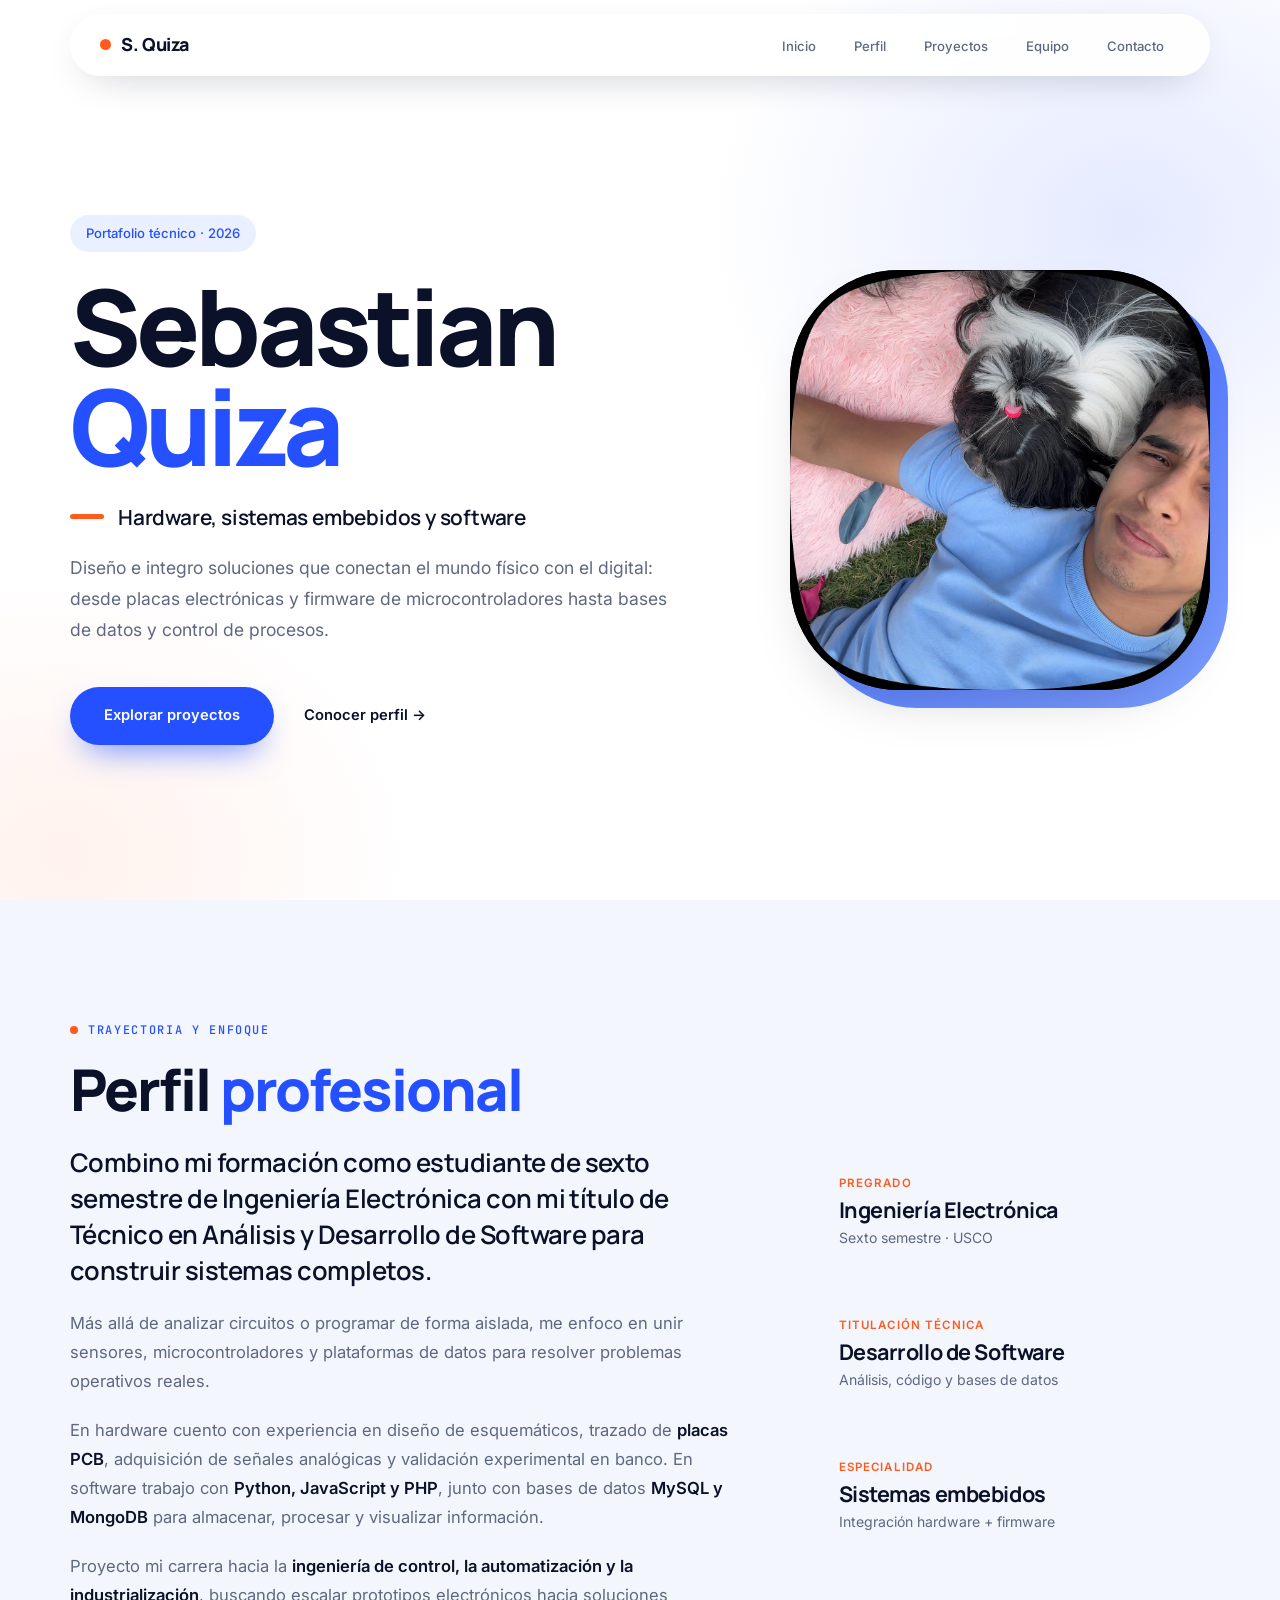
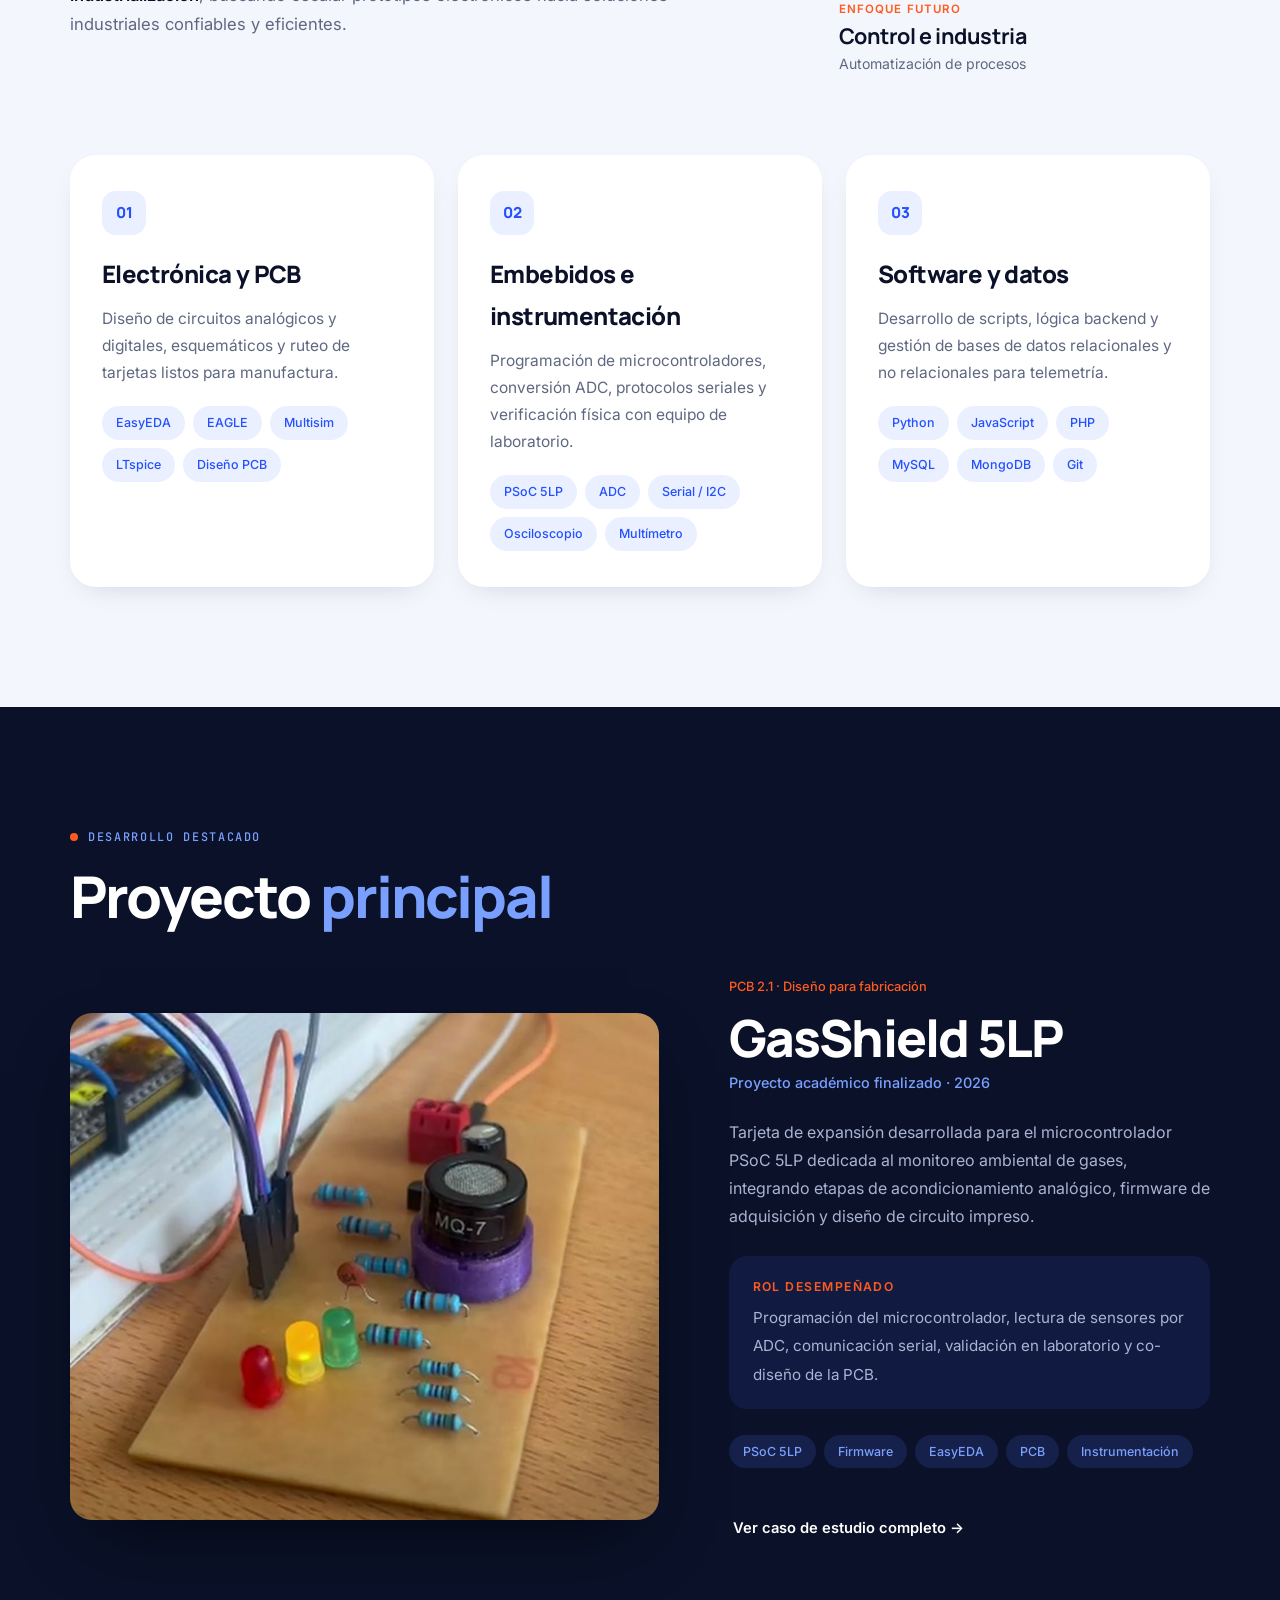
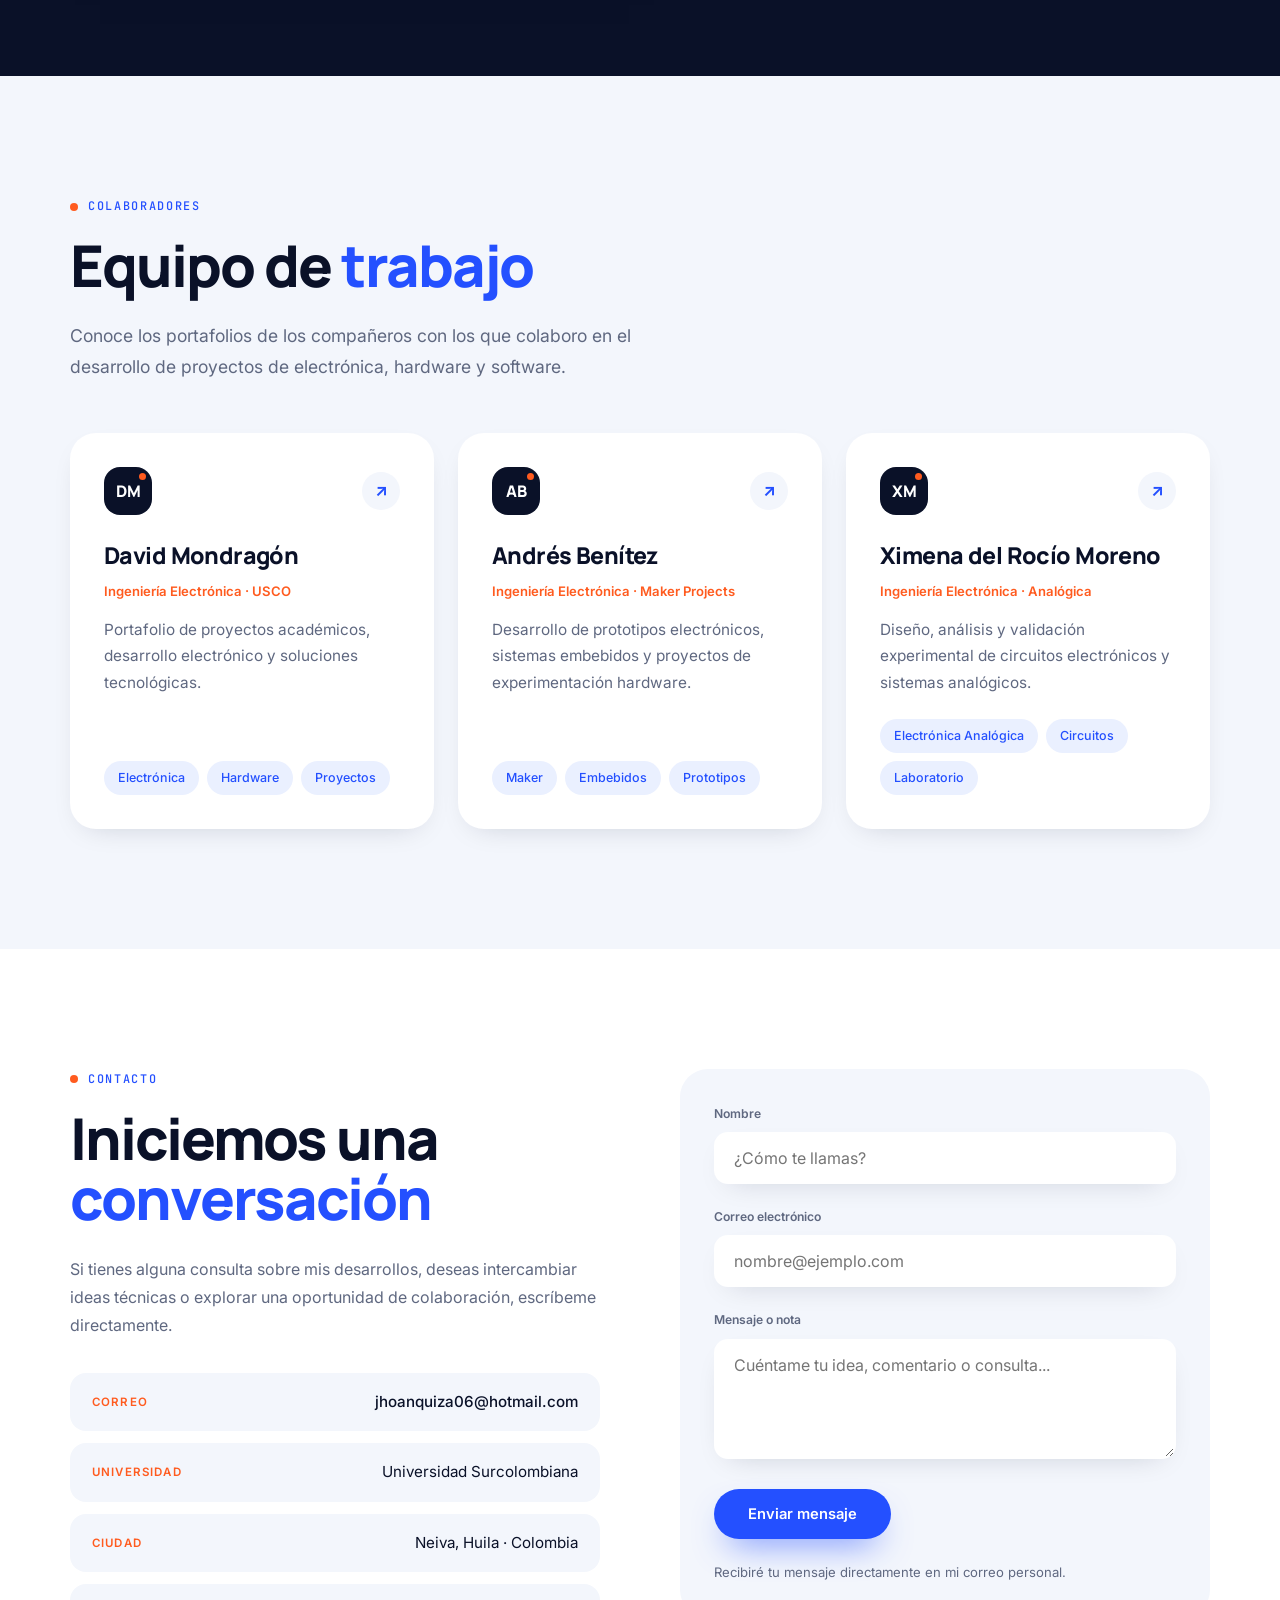
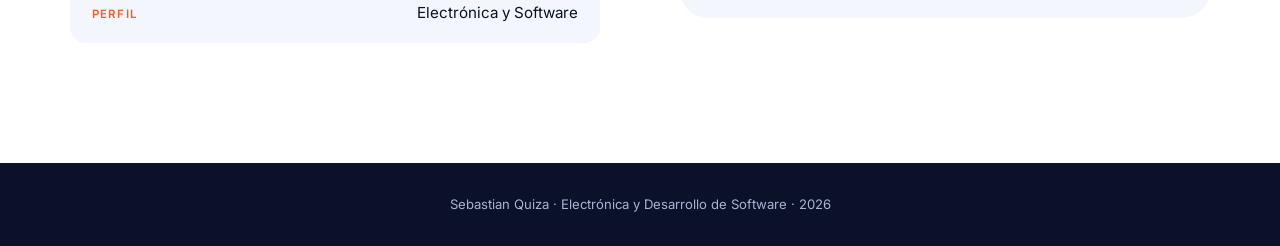
<file: index.html>
<!DOCTYPE html>
<html lang="es">
<head>
<meta charset="UTF-8">
<meta name="viewport" content="width=device-width, initial-scale=1.0">
<title>Sebastian Quiza | Electrónica y Software</title>
<meta name="description" content="Portafolio de Sebastian Quiza: ingeniería electrónica, sistemas embebidos, desarrollo de software y control.">
<link rel="icon" type="image/svg+xml" href="data:image/svg+xml,%3Csvg xmlns='http://www.w3.org/2000/svg' viewBox='0 0 64 64'%3E%3Crect width='64' height='64' rx='18' fill='%230a1128'/%3E%3Ccircle cx='50' cy='16' r='6' fill='%23ff5b1f'/%3E%3Ctext x='12' y='43' font-family='system-ui,sans-serif' font-weight='800' font-size='26' fill='%23ffffff'%3ES%3C/text%3E%3Ctext x='30' y='43' font-family='system-ui,sans-serif' font-weight='800' font-size='26' fill='%237aa0ff'%3EQ%3C/text%3E%3C/svg%3E">
<link rel="preconnect" href="https://fonts.googleapis.com">
<link rel="preconnect" href="https://fonts.gstatic.com" crossorigin>
<link href="https://fonts.googleapis.com/css2?family=Manrope:wght@500;600;700;800&family=Inter:wght@300;400;500&family=JetBrains+Mono:wght@400;500&display=swap" rel="stylesheet">
<link rel="stylesheet" href="styles.css?v=2">
</head>
<body>

<header class="nav">
  <div class="wrap">
    <a class="brand" href="#inicio">S. Quiza</a>
    <ul>
      <li><a href="#inicio">Inicio</a></li>
      <li><a href="#perfil">Perfil</a></li>
      <li><a href="#proyectos">Proyectos</a></li>
      <li><a href="#equipo">Equipo</a></li>
      <li><a href="#contacto">Contacto</a></li>
    </ul>
  </div>
</header>

<main>
<!-- ================= INICIO ================= -->
<section id="inicio">
  <div class="wrap hero">
    <div class="rv">
      <span class="eyebrow">Portafolio técnico · 2026</span>
      <h1>Sebastian <em>Quiza</em></h1>
      <div class="role">Hardware, sistemas embebidos y software</div>
      <p class="lead">Diseño e integro soluciones que conectan el mundo físico con el digital: desde placas electrónicas y firmware de microcontroladores hasta bases de datos y control de procesos.</p>
      <div class="actions">
        <a class="btn" href="#proyectos">Explorar proyectos</a>
        <a class="link" href="#perfil">Conocer perfil →</a>
      </div>
    </div>

    <div class="portrait rv">
      <figure class="frame">
        <div class="ph"><b>Fotografía</b>fotos/selfie1.jpeg</div>
        <img src="fotos/selfie1.jpeg" alt="Retrato de Sebastian Quiza" onerror="this.remove()">
      </figure>
    </div>
  </div>
</section>

<!-- ================= PERFIL Y STACK ================= -->
<section id="perfil" class="alt">
  <div class="wrap">
    <span class="label rv">Trayectoria y enfoque</span>
    <h2 class="h2 rv">Perfil <em>profesional</em></h2>

    <div class="about">
      <div class="text rv">
        <p>Combino mi formación como estudiante de sexto semestre de Ingeniería Electrónica con mi título de <strong>Técnico en Análisis y Desarrollo de Software</strong> para construir sistemas completos.</p>
        <p>Más allá de analizar circuitos o programar de forma aislada, me enfoco en unir sensores, microcontroladores y plataformas de datos para resolver problemas operativos reales.</p>
        <p>En hardware cuento con experiencia en diseño de esquemáticos, trazado de <strong>placas PCB</strong>, adquisición de señales analógicas y validación experimental en banco. En software trabajo con <strong>Python, JavaScript y PHP</strong>, junto con bases de datos <strong>MySQL y MongoDB</strong> para almacenar, procesar y visualizar información.</p>
        <p>Proyecto mi carrera hacia la <strong>ingeniería de control, la automatización y la industrialización</strong>, buscando escalar prototipos electrónicos hacia soluciones industriales confiables y eficientes.</p>
      </div>

      <aside class="facts rv">
        <div class="fact"><small>Pregrado</small><h4>Ingeniería Electrónica</h4><span>Sexto semestre · USCO</span></div>
        <div class="fact"><small>Titulación técnica</small><h4>Desarrollo de Software</h4><span>Análisis, código y bases de datos</span></div>
        <div class="fact"><small>Especialidad</small><h4>Sistemas embebidos</h4><span>Integración hardware + firmware</span></div>
        <div class="fact"><small>Enfoque futuro</small><h4>Control e industria</h4><span>Automatización de procesos</span></div>
      </aside>
    </div>

    <div class="skills">
      <div class="skill rv">
        <div class="num">01</div>
        <h3>Electrónica y PCB</h3>
        <p>Diseño de circuitos analógicos y digitales, esquemáticos y ruteo de tarjetas listos para manufactura.</p>
        <div class="tags"><span>EasyEDA</span><span>EAGLE</span><span>Multisim</span><span>LTspice</span><span>Diseño PCB</span></div>
      </div>
      <div class="skill rv">
        <div class="num">02</div>
        <h3>Embebidos e instrumentación</h3>
        <p>Programación de microcontroladores, conversión ADC, protocolos seriales y verificación física con equipo de laboratorio.</p>
        <div class="tags"><span>PSoC 5LP</span><span>ADC</span><span>Serial / I2C</span><span>Osciloscopio</span><span>Multímetro</span></div>
      </div>
      <div class="skill rv">
        <div class="num">03</div>
        <h3>Software y datos</h3>
        <p>Desarrollo de scripts, lógica backend y gestión de bases de datos relacionales y no relacionales para telemetría.</p>
        <div class="tags"><span>Python</span><span>JavaScript</span><span>PHP</span><span>MySQL</span><span>MongoDB</span><span>Git</span></div>
      </div>
    </div>
  </div>
</section>

<!-- ================= PROYECTOS ================= -->
<section id="proyectos" class="dark">
  <div class="wrap">
    <span class="label rv">Desarrollo destacado</span>
    <h2 class="h2 rv">Proyecto <em>principal</em></h2>

    <article class="project rv">
      <figure class="frame foto-pcb">
        <div class="ph"><b>Imagen del proyecto</b>fotos/pcb-final.jpg</div>
        <img src="fotos/pcb-final.jpg" alt="Prototipo de GasShield 5LP con sensor MQ-7, indicadores LED y resistencias sobre la placa" onerror="this.remove()">
      </figure>
      <div>
        <div class="meta">PCB 2.1 · Diseño para fabricación</div>
        <h3>GasShield 5LP</h3>
        <div class="state">Proyecto académico finalizado · 2026</div>
        <p>Tarjeta de expansión desarrollada para el microcontrolador PSoC 5LP dedicada al monitoreo ambiental de gases, integrando etapas de acondicionamiento analógico, firmware de adquisición y diseño de circuito impreso.</p>
        <div class="part">
          <strong>Rol desempeñado</strong>
          <span>Programación del microcontrolador, lectura de sensores por ADC, comunicación serial, validación en laboratorio y co-diseño de la PCB.</span>
        </div>
        <div class="tags"><span>PSoC 5LP</span><span>Firmware</span><span>EasyEDA</span><span>PCB</span><span>Instrumentación</span></div>
        <a class="link" href="Gasshield.html">Ver caso de estudio completo →</a>
      </div>
    </article>
  </div>
</section>

<!-- ================= EQUIPO DE TRABAJO ================= -->
<section id="equipo" class="alt">
  <div class="wrap">
    <span class="label rv">Colaboradores</span>
    <h2 class="h2 rv">Equipo de <em>trabajo</em></h2>
    <p class="lead rv">Conoce los portafolios de los compañeros con los que colaboro en el desarrollo de proyectos de electrónica, hardware y software.</p>

    <div class="peers-grid">
      <!-- TARJETA 1: David Mondragón -->
      <a class="peer-card rv" href="https://mondraaa.github.io/PORTAFOLIO/" target="_blank" rel="noopener">
        <div class="peer-top">
          <div class="peer-avatar">DM</div>
          <span class="peer-ext" aria-hidden="true">↗</span>
        </div>
        <h3>David Mondragón</h3>
        <div class="peer-role">Ingeniería Electrónica · USCO</div>
        <p>Portafolio de proyectos académicos, desarrollo electrónico y soluciones tecnológicas.</p>
        <div class="tags"><span>Electrónica</span><span>Hardware</span><span>Proyectos</span></div>
      </a>

      <!-- TARJETA 2: Andrés Benítez -->
      <a class="peer-card rv" href="https://nostec-dev.github.io/maker-projects/?v=5" target="_blank" rel="noopener">
        <div class="peer-top">
          <div class="peer-avatar">AB</div>
          <span class="peer-ext" aria-hidden="true">↗</span>
        </div>
        <h3>Andrés Benítez</h3>
        <div class="peer-role">Ingeniería Electrónica · Maker Projects</div>
        <p>Desarrollo de prototipos electrónicos, sistemas embebidos y proyectos de experimentación hardware.</p>
        <div class="tags"><span>Maker</span><span>Embebidos</span><span>Prototipos</span></div>
      </a>

      <!-- TARJETA 3: Ximena del Rocío Moreno -->
      <a class="peer-card rv" href="https://ximenamoreno24.github.io/portafolio-analogica/" target="_blank" rel="noopener">
        <div class="peer-top">
          <div class="peer-avatar">XM</div>
          <span class="peer-ext" aria-hidden="true">↗</span>
        </div>
        <h3>Ximena del Rocío Moreno</h3>
        <div class="peer-role">Ingeniería Electrónica · Analógica</div>
        <p>Diseño, análisis y validación experimental de circuitos electrónicos y sistemas analógicos.</p>
        <div class="tags"><span>Electrónica Analógica</span><span>Circuitos</span><span>Laboratorio</span></div>
      </a>
    </div>
  </div>
</section>

<!-- ================= CONTACTO ================= -->
<section id="contacto">
  <div class="wrap contact">
    <div class="rv">
      <span class="label">Contacto</span>
      <h2 class="h2">Iniciemos una <em>conversación</em></h2>
      <p class="intro">Si tienes alguna consulta sobre mis desarrollos, deseas intercambiar ideas técnicas o explorar una oportunidad de colaboración, escríbeme directamente.</p>
      <div class="info">
        <div><small>Correo</small><a href="mailto:jhoanquiza06@hotmail.com">jhoanquiza06@hotmail.com</a></div>
        <div><small>Universidad</small><span>Universidad Surcolombiana</span></div>
        <div><small>Ciudad</small><span>Neiva, Huila · Colombia</span></div>
        <div><small>Perfil</small><span>Electrónica y Software</span></div>
      </div>
    </div>

    <form id="form" class="rv" action="https://formsubmit.co/jhoanquiza06@hotmail.com" method="POST">
      <input type="hidden" name="_subject" value="Nuevo mensaje desde tu portafolio">
      <input type="hidden" name="_captcha" value="false">
      <input type="hidden" name="_template" value="table">
      <input type="text" name="_honey" style="display:none">

      <div><label for="nombre">Nombre</label><input id="nombre" name="Nombre" placeholder="¿Cómo te llamas?" required></div>
      <div><label for="correo">Correo electrónico</label><input id="correo" name="Correo" type="email" placeholder="nombre@ejemplo.com" required></div>
      <div><label for="mensaje">Mensaje o nota</label><textarea id="mensaje" name="Mensaje" placeholder="Cuéntame tu idea, comentario o consulta..." required></textarea></div>
      <div><button id="btn-enviar" class="btn" type="submit">Enviar mensaje</button></div>
      <p id="form-status" class="note">Recibiré tu mensaje directamente en mi correo personal.</p>
    </form>
  </div>
</section>
</main>

<footer>Sebastian Quiza · Electrónica y Desarrollo de Software · 2026</footer>

<script>
  const io = new IntersectionObserver(es => {
    es.forEach(e => { if(e.isIntersecting){ e.target.classList.add("in"); io.unobserve(e.target); } });
  }, { threshold: .1 });
  document.querySelectorAll(".rv").forEach(n => io.observe(n));

  const form = document.getElementById("form");
  const btn = document.getElementById("btn-enviar");
  const statusMsg = document.getElementById("form-status");

  form.addEventListener("submit", async e => {
    e.preventDefault();
    btn.disabled = true;
    btn.textContent = "Enviando...";
    statusMsg.textContent = "Enviando tu nota...";
    statusMsg.style.color = "var(--muted)";

    try {
      const res = await fetch("https://formsubmit.co/ajax/jhoanquiza06@hotmail.com", {
        method: "POST",
        headers: { "Accept": "application/json" },
        body: new FormData(form)
      });

      if (res.ok) {
        form.reset();
        statusMsg.textContent = "¡Listo! Tu mensaje fue enviado correctamente.";
        statusMsg.style.color = "#12b76a";
      } else {
        throw new Error("Error en el envío");
      }
    } catch (err) {
      statusMsg.textContent = "No se pudo enviar en este momento. Escríbeme a jhoanquiza06@hotmail.com.";
      statusMsg.style.color = "#f04438";
    } finally {
      btn.disabled = false;
      btn.textContent = "Enviar mensaje";
    }
  });
</script>
</body>
</html>
</file>
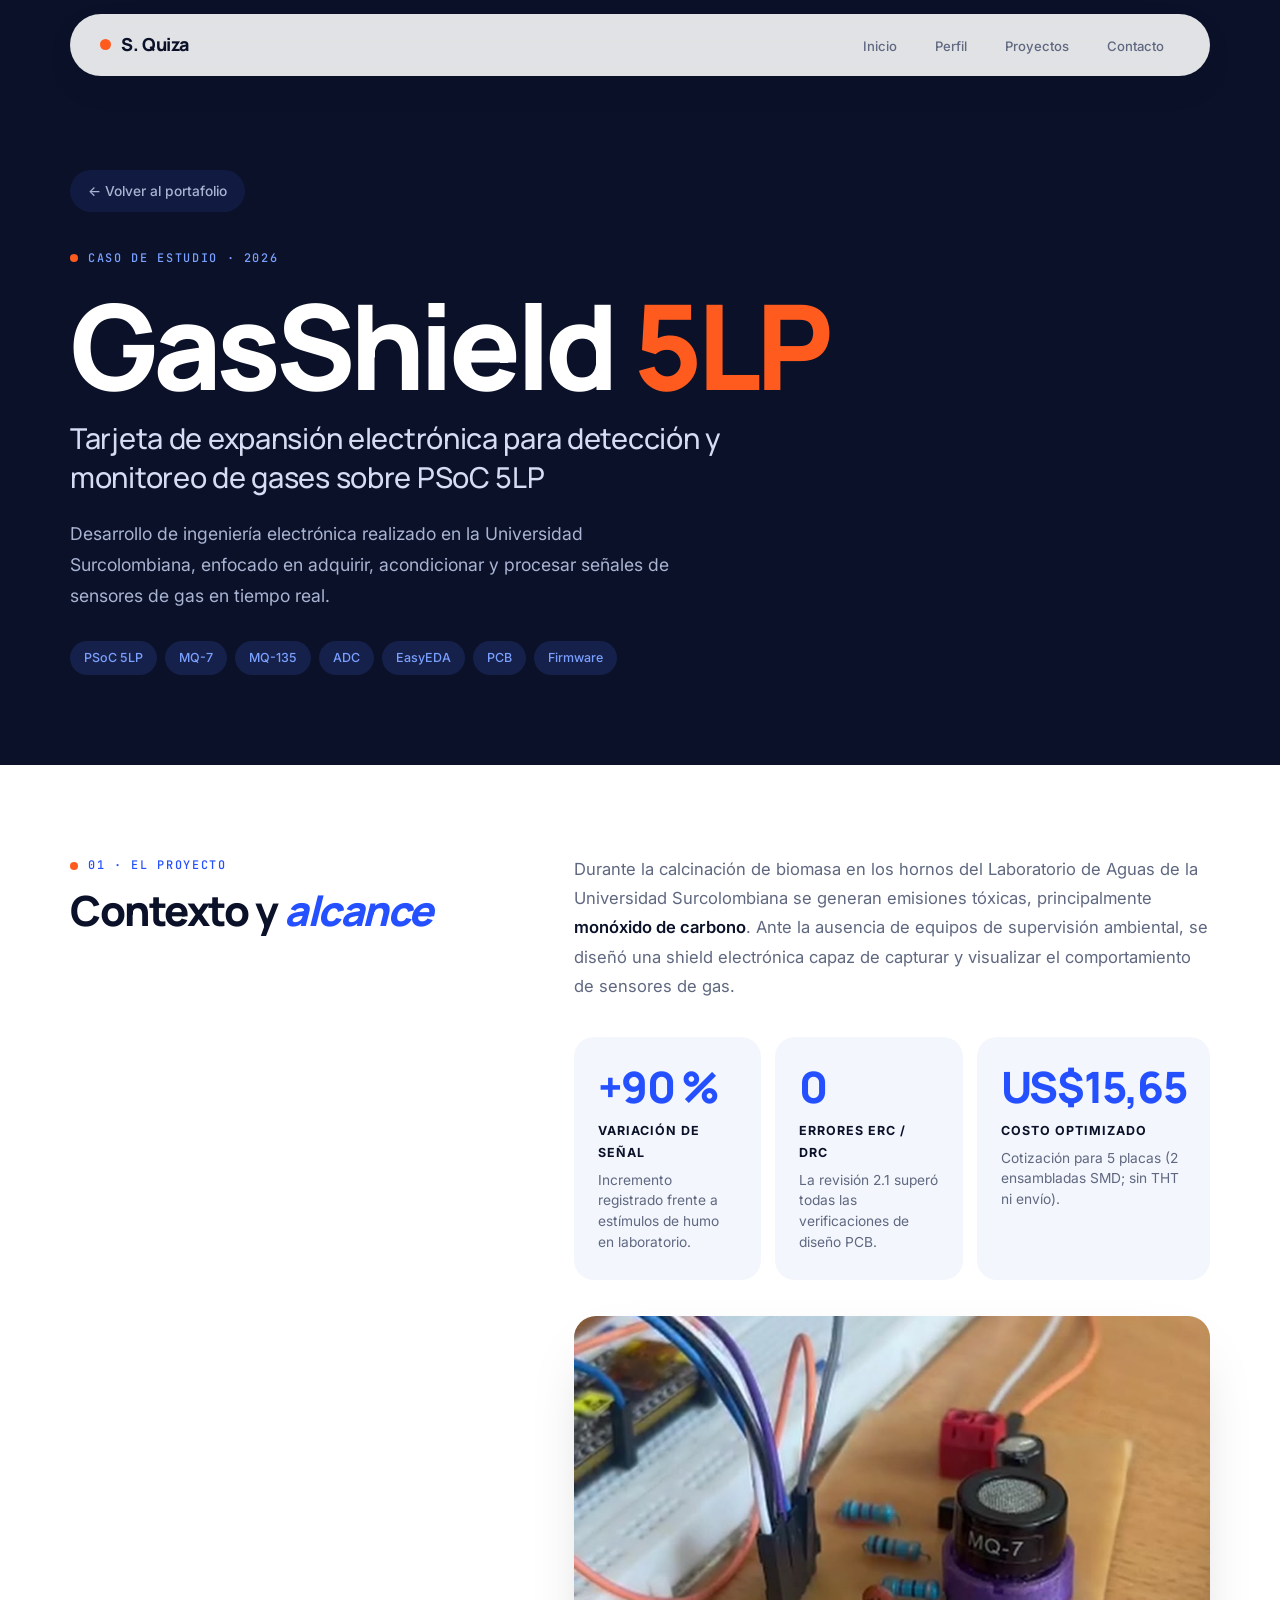
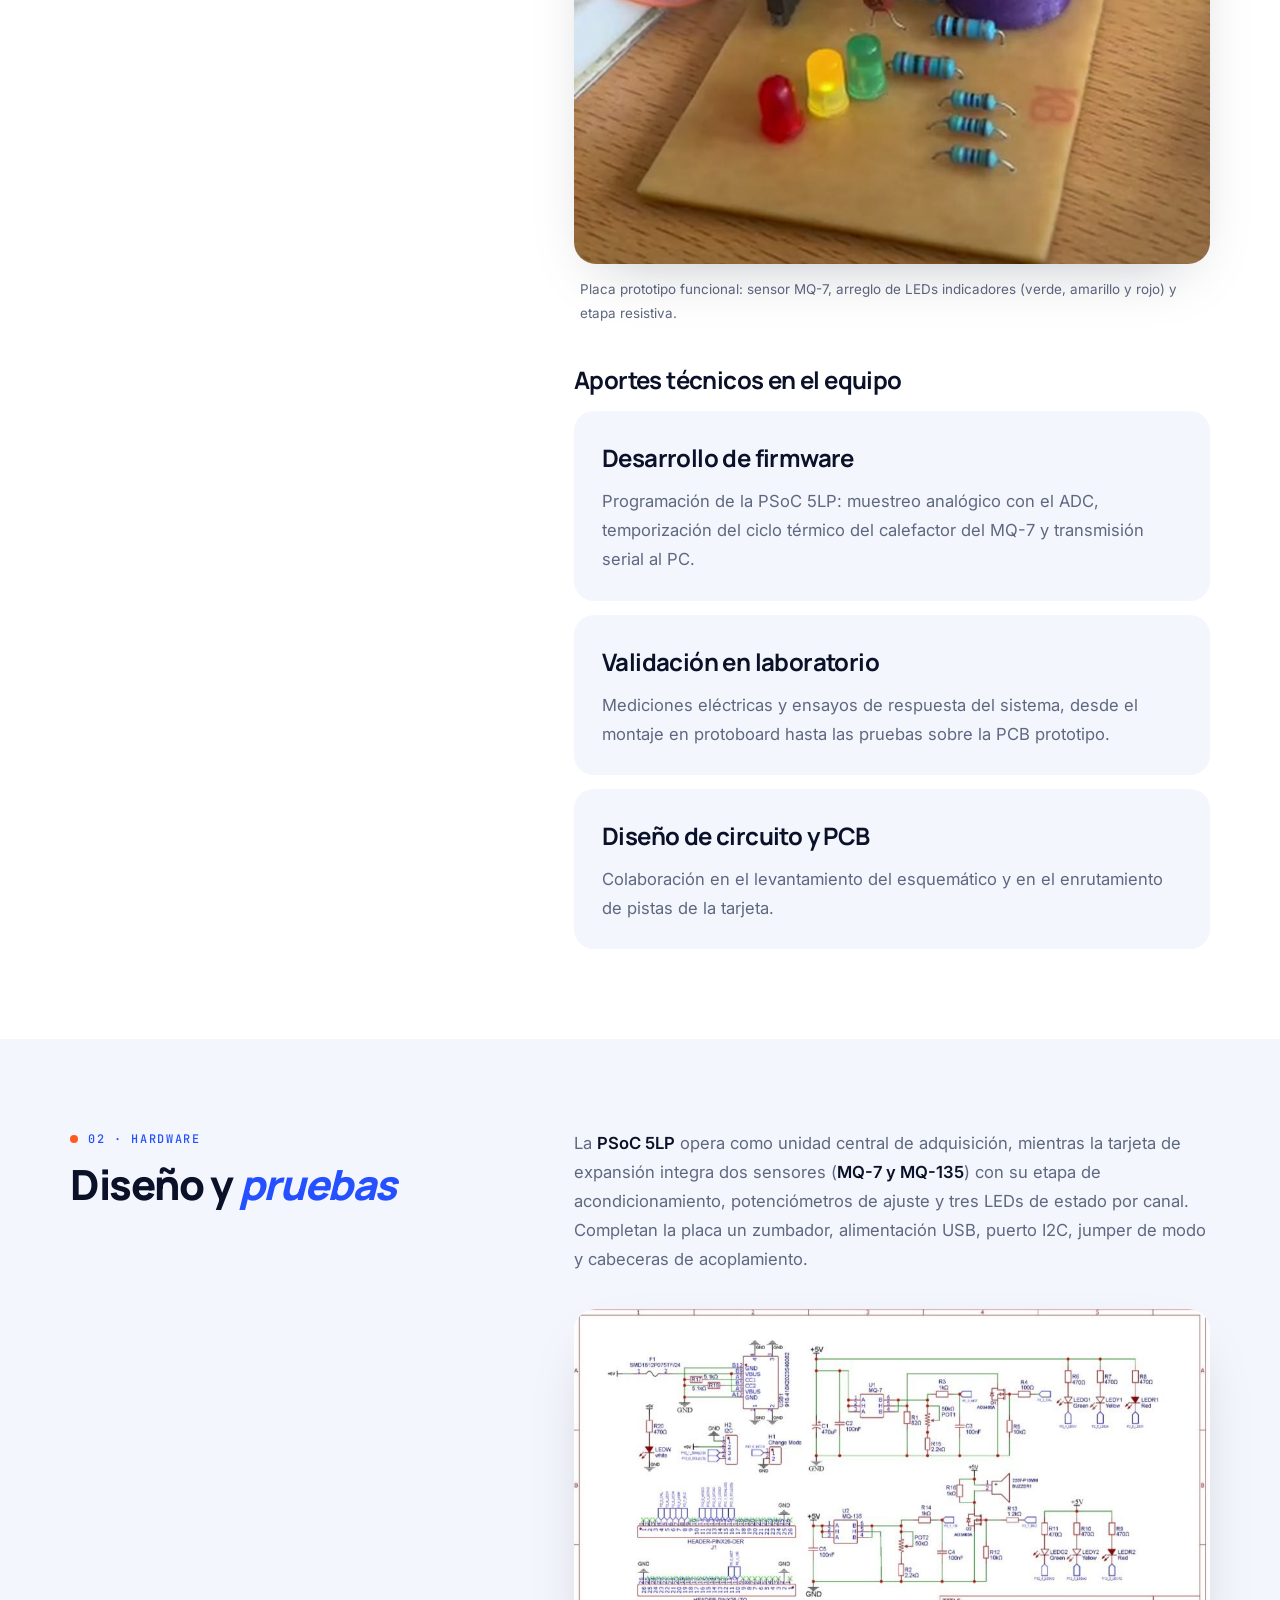
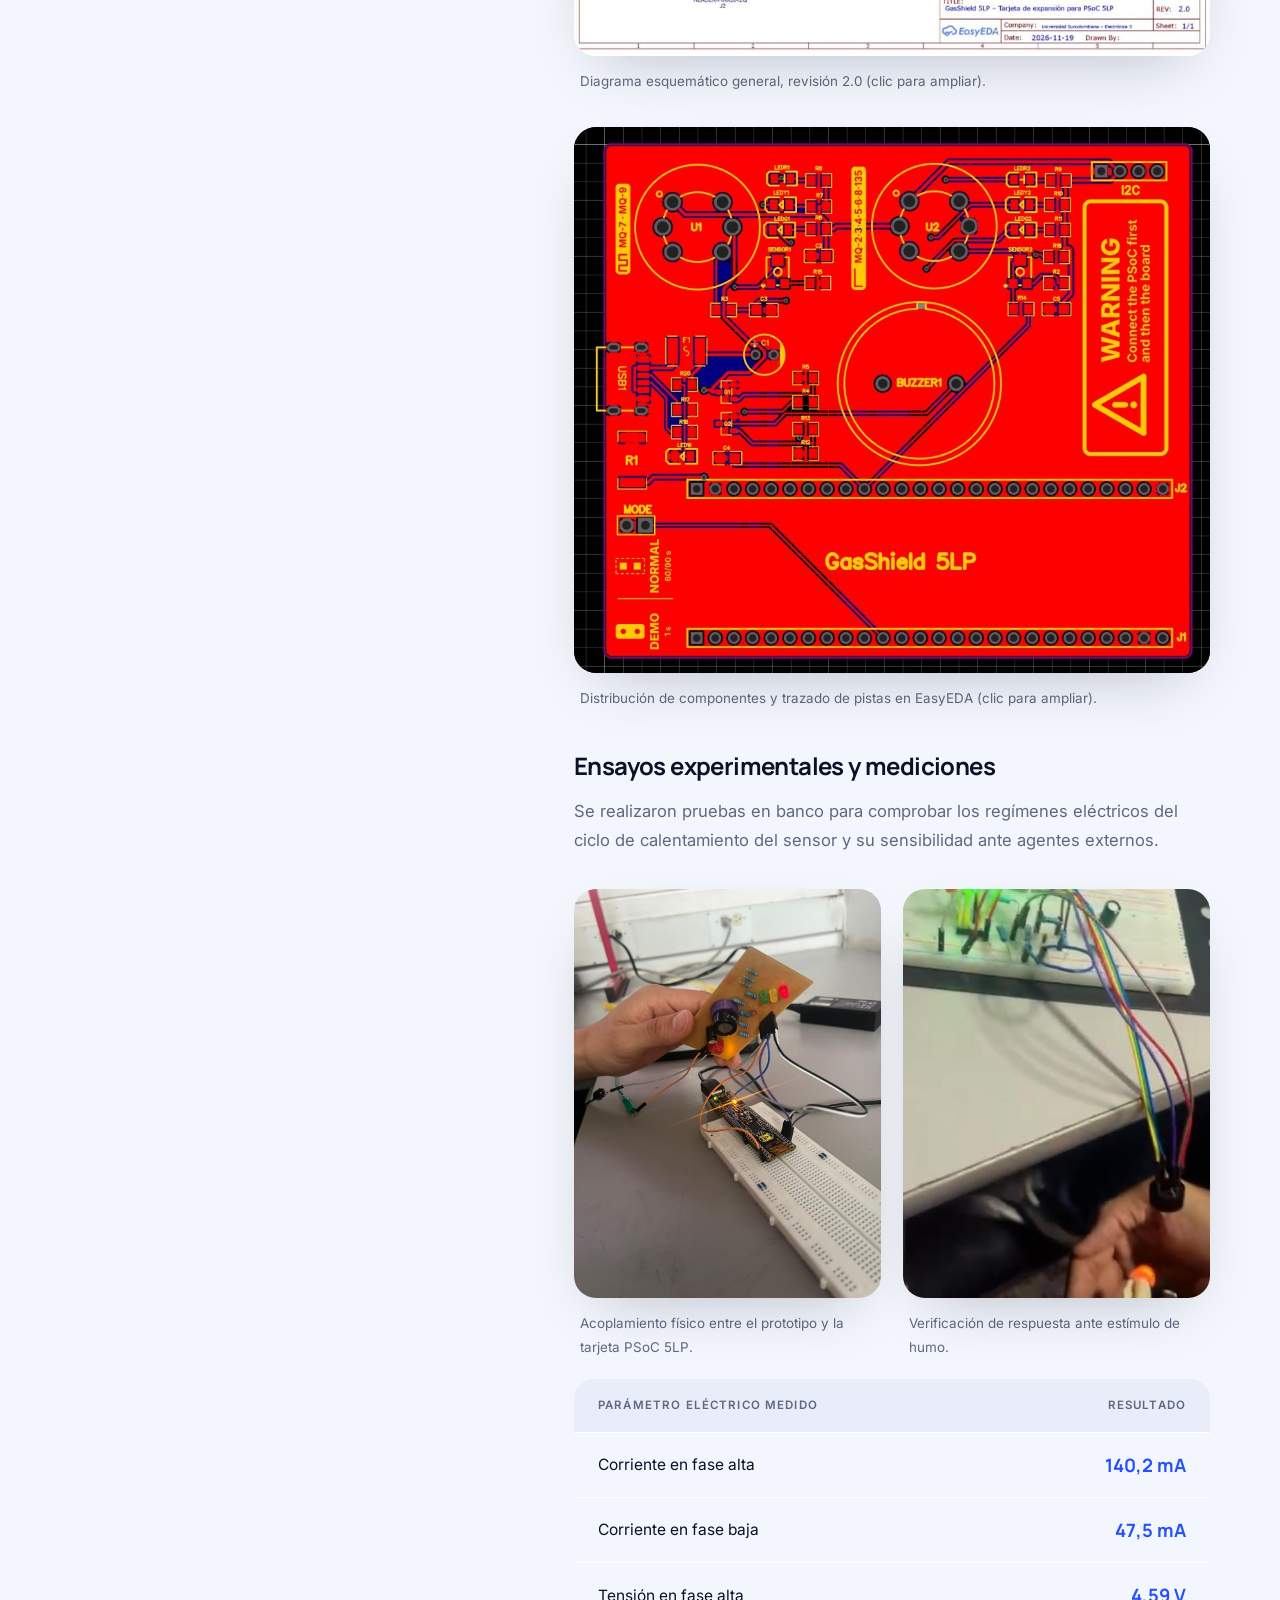
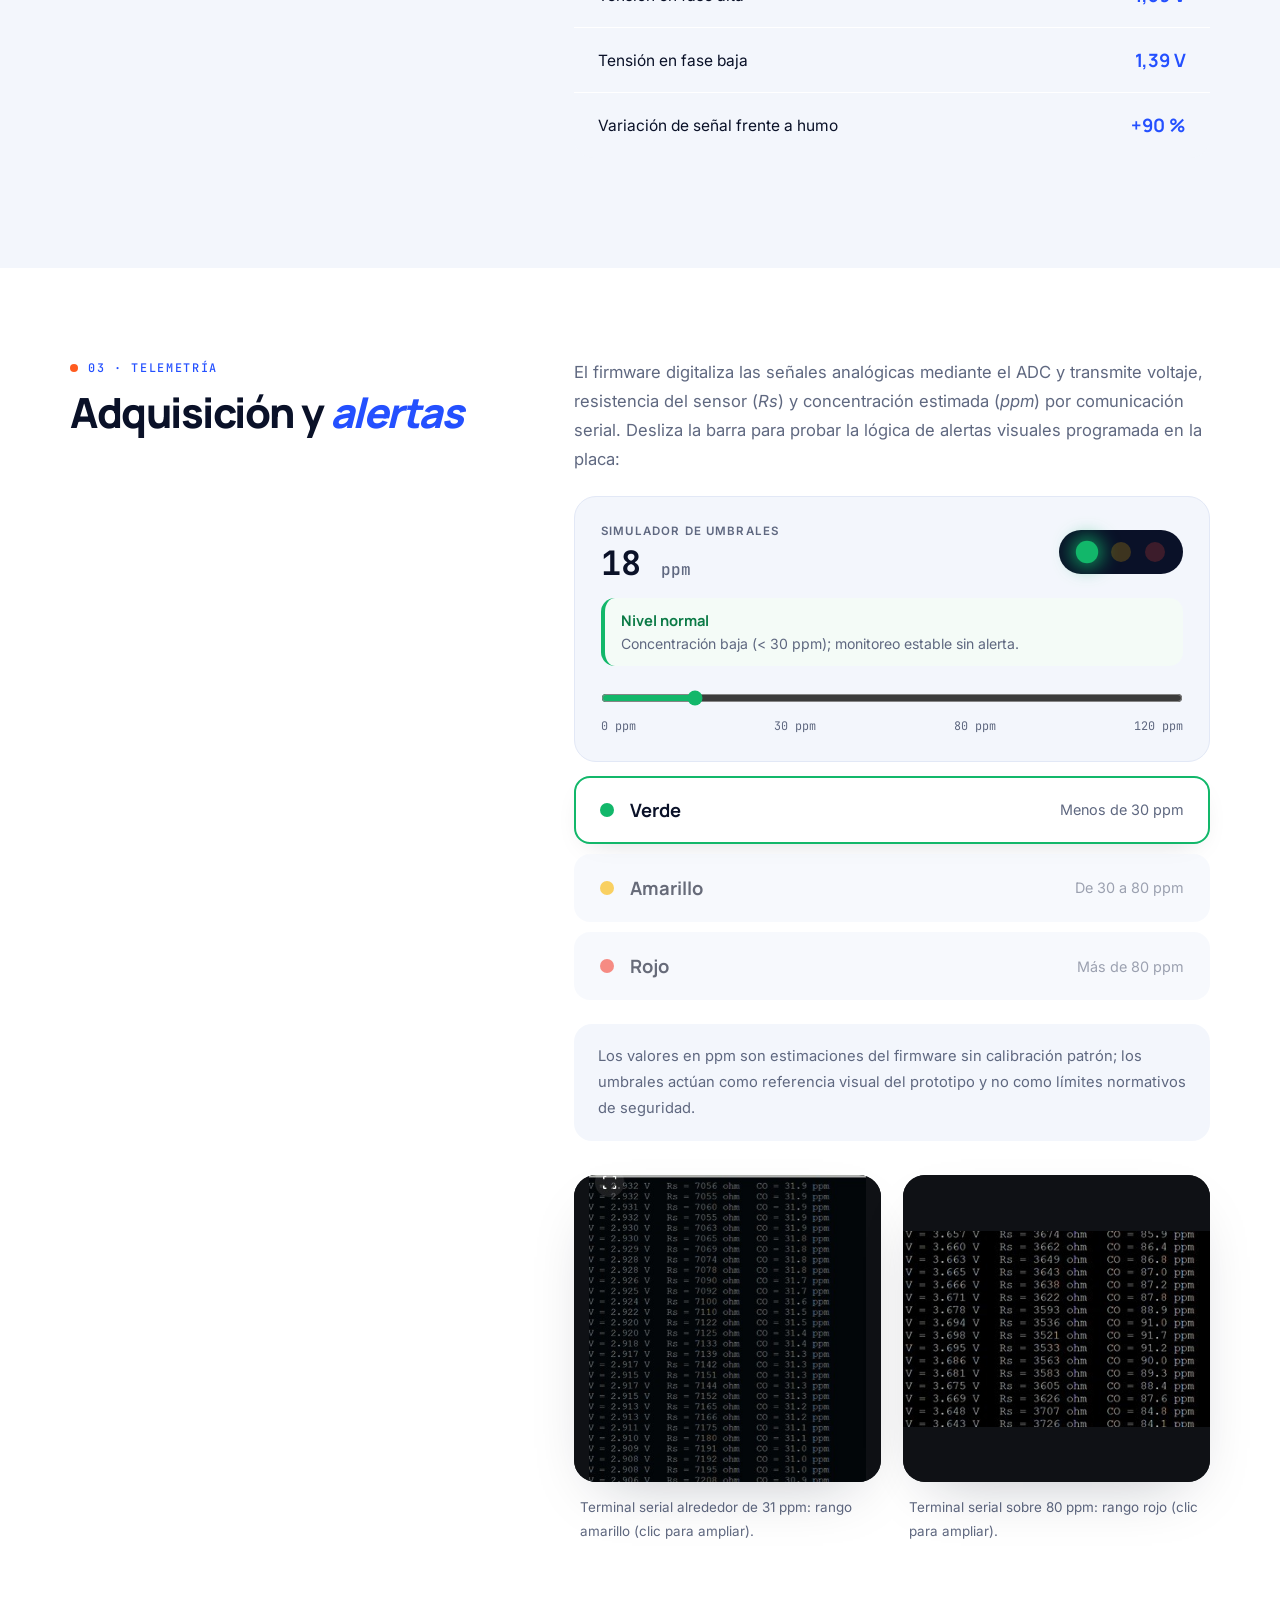
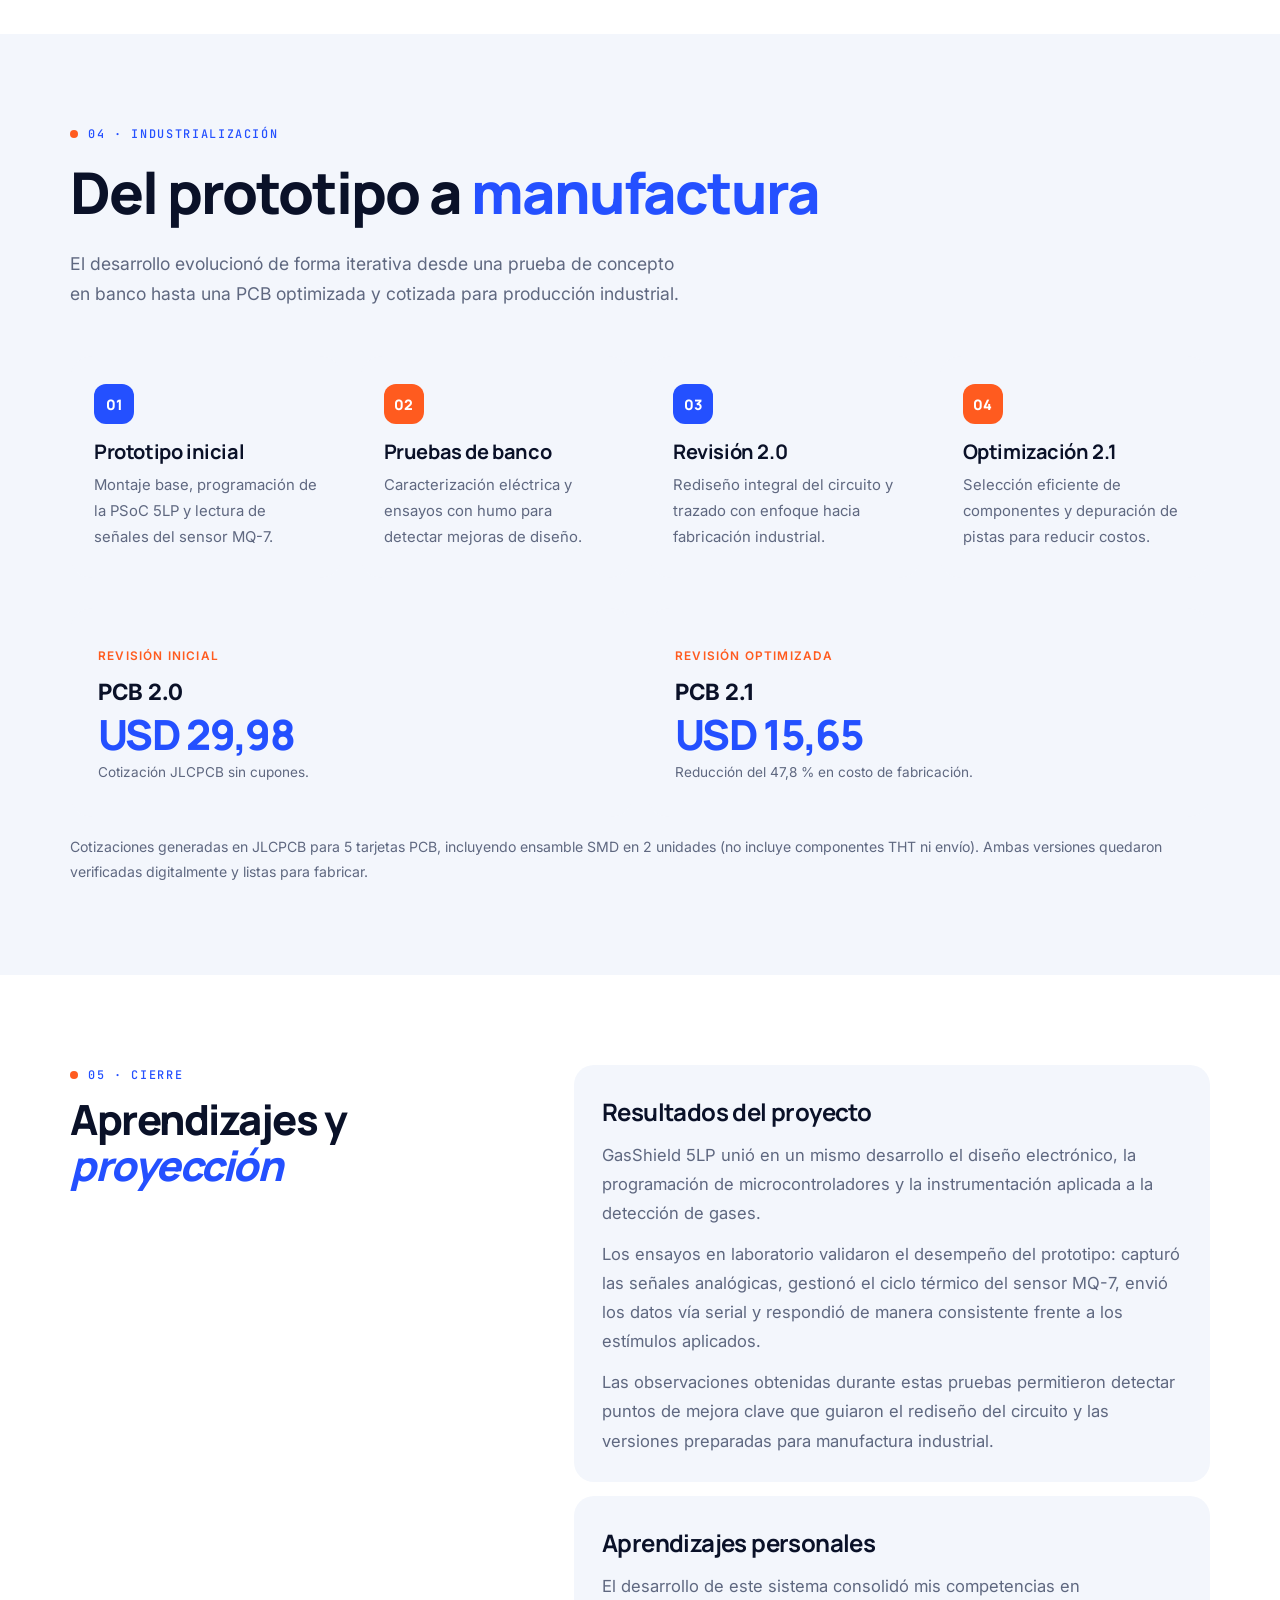
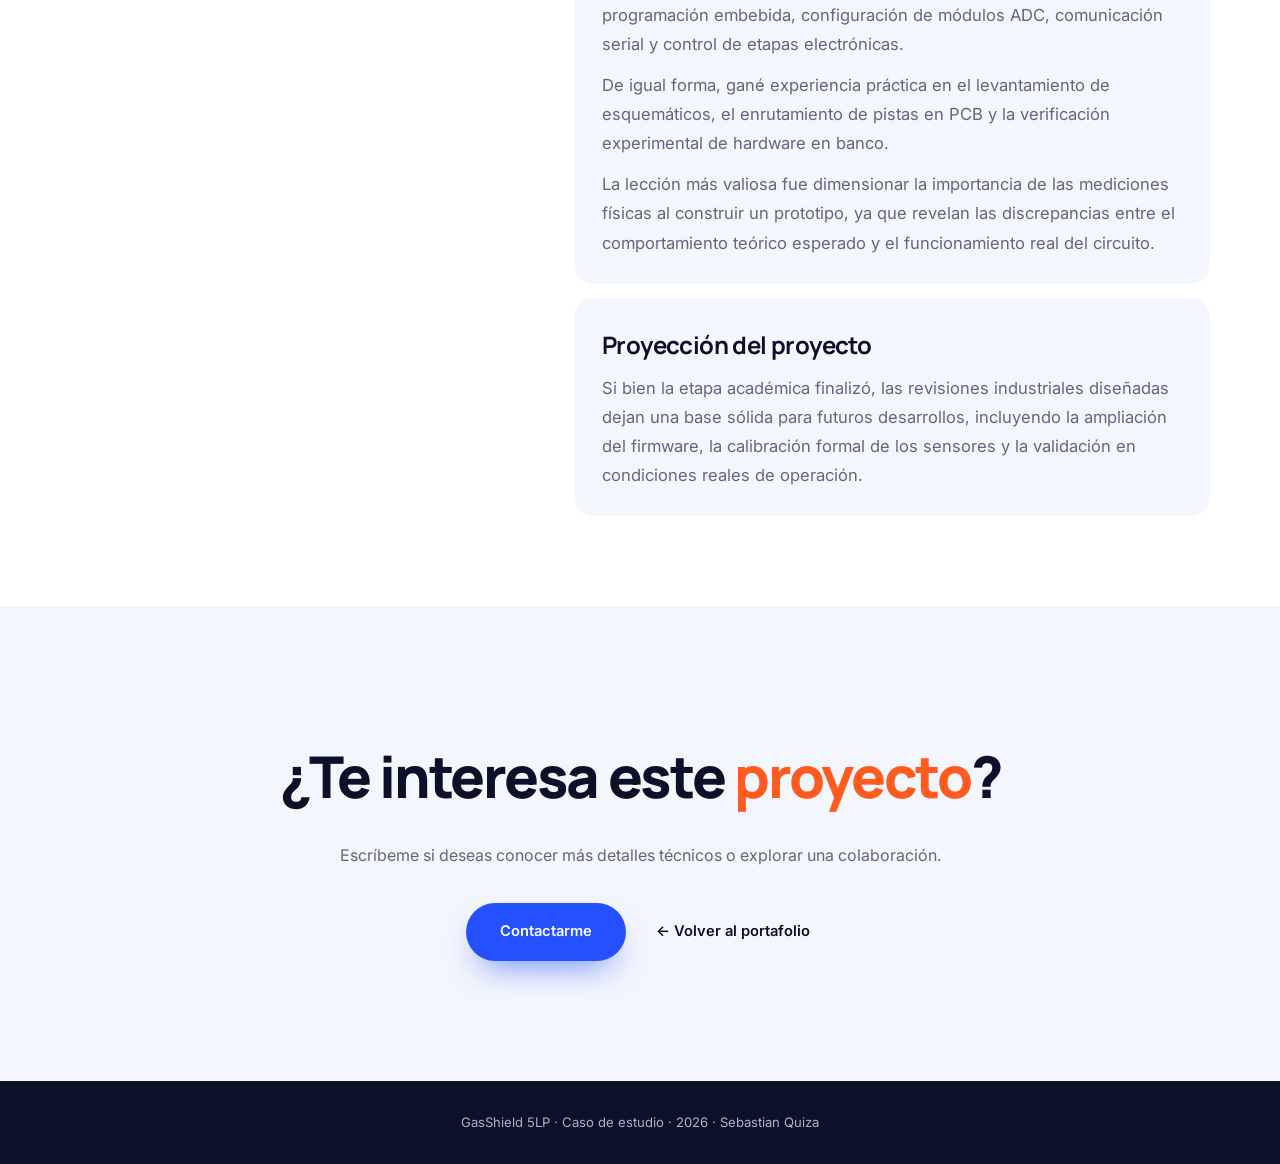
<file: Gasshield.html>
<!DOCTYPE html>
<html lang="es">
<head>
<meta charset="UTF-8">
<meta name="viewport" content="width=device-width, initial-scale=1.0">
<title>GasShield 5LP | Sebastian Quiza</title>
<meta name="description" content="GasShield 5LP: tarjeta de expansión electrónica para monitoreo de gases desarrollada sobre el microcontrolador PSoC 5LP.">
<link rel="icon" type="image/svg+xml" href="data:image/svg+xml,%3Csvg xmlns='http://www.w3.org/2000/svg' viewBox='0 0 64 64'%3E%3Crect width='64' height='64' rx='18' fill='%230a1128'/%3E%3Ccircle cx='50' cy='16' r='6' fill='%23ff5b1f'/%3E%3Ctext x='12' y='43' font-family='system-ui,sans-serif' font-weight='800' font-size='26' fill='%23ffffff'%3ES%3C/text%3E%3Ctext x='30' y='43' font-family='system-ui,sans-serif' font-weight='800' font-size='26' fill='%237aa0ff'%3EQ%3C/text%3E%3C/svg%3E">
<link rel="preconnect" href="https://fonts.googleapis.com">
<link rel="preconnect" href="https://fonts.gstatic.com" crossorigin>
<link href="https://fonts.googleapis.com/css2?family=Manrope:wght@500;600;700;800&family=Inter:wght@300;400;500&family=JetBrains+Mono:wght@400;500&display=swap" rel="stylesheet">
<link rel="stylesheet" href="styles.css">
</head>
<body>

<header class="nav">
  <div class="wrap">
    <a class="brand" href="index.html">S. Quiza</a>
    <ul>
      <li><a href="index.html#inicio">Inicio</a></li>
      <li><a href="index.html#perfil">Perfil</a></li>
      <li><a href="index.html#proyectos">Proyectos</a></li>
      <li><a href="index.html#contacto">Contacto</a></li>
    </ul>
  </div>
</header>

<main>
<!-- ================= ENCABEZADO ================= -->
<section class="p-hero dark">
  <div class="wrap">
    <a class="back" href="index.html#proyectos">← Volver al portafolio</a>
    <div><span class="label">Caso de estudio · 2026</span></div>
    <h1>GasShield <em>5LP</em></h1>
    <p class="sub">Tarjeta de expansión electrónica para detección y monitoreo de gases sobre PSoC 5LP</p>
    <p class="lead">Desarrollo de ingeniería electrónica realizado en la Universidad Surcolombiana, enfocado en adquirir, acondicionar y procesar señales de sensores de gas en tiempo real.</p>
    <div class="tags"><span>PSoC 5LP</span><span>MQ-7</span><span>MQ-135</span><span>ADC</span><span>EasyEDA</span><span>PCB</span><span>Firmware</span></div>
  </div>
</section>

<!-- ================= 01 CONTEXTO Y ROL ================= -->
<section class="p-sec">
  <div class="wrap p-grid">
    <div class="head rv">
      <span class="label">01 · El proyecto</span>
      <h2>Contexto y <em style="color:var(--accent)">alcance</em></h2>
    </div>
    <div class="p-body rv">
      <p>Durante la calcinación de biomasa en los hornos del Laboratorio de Aguas de la Universidad Surcolombiana se generan emisiones tóxicas, principalmente <strong>monóxido de carbono</strong>. Ante la ausencia de equipos de supervisión ambiental, se diseñó una shield electrónica capaz de capturar y visualizar el comportamiento de sensores de gas.</p>

      <div class="metrics">
        <div class="metric"><b>+90 %</b><h4>Variación de señal</h4><span>Incremento registrado frente a estímulos de humo en laboratorio.</span></div>
        <div class="metric"><b>0</b><h4>Errores ERC / DRC</h4><span>La revisión 2.1 superó todas las verificaciones de diseño PCB.</span></div>
        <div class="metric"><b>US$15,65</b><h4>Costo optimizado</h4><span>Cotización para 5 placas (2 ensambladas SMD; sin THT ni envío).</span></div>
      </div>

      <figure>
        <div class="frame foto-pcb"><div class="ph"><b>Prototipo GasShield 5LP</b>fotos/pcb-final.jpg</div>
          <img src="fotos/pcb-final.jpg" alt="Prototipo de GasShield 5LP con sensor MQ-7, indicadores LED y resistencias sobre la placa" onerror="this.remove()"></div>
        <figcaption>Placa prototipo funcional: sensor MQ-7, arreglo de LEDs indicadores (verde, amarillo y rojo) y etapa resistiva.</figcaption>
      </figure>

      <h3>Aportes técnicos en el equipo</h3>
      <div class="contrib">
        <div><h3>Desarrollo de firmware</h3><p>Programación de la PSoC 5LP: muestreo analógico con el ADC, temporización del ciclo térmico del calefactor del MQ-7 y transmisión serial al PC.</p></div>
        <div><h3>Validación en laboratorio</h3><p>Mediciones eléctricas y ensayos de respuesta del sistema, desde el montaje en protoboard hasta las pruebas sobre la PCB prototipo.</p></div>
        <div><h3>Diseño de circuito y PCB</h3><p>Colaboración en el levantamiento del esquemático y en el enrutamiento de pistas de la tarjeta.</p></div>
      </div>
    </div>
  </div>
</section>

<!-- ================= 02 HARDWARE Y VALIDACIÓN ================= -->
<section class="p-sec alt">
  <div class="wrap p-grid">
    <div class="head rv">
      <span class="label">02 · Hardware</span>
      <h2>Diseño y <em style="color:var(--accent)">pruebas</em></h2>
    </div>
    <div class="p-body rv">
      <p>La <strong>PSoC 5LP</strong> opera como unidad central de adquisición, mientras la tarjeta de expansión integra dos sensores (<strong>MQ-7 y MQ-135</strong>) con su etapa de acondicionamiento, potenciómetros de ajuste y tres LEDs de estado por canal. Completan la placa un zumbador, alimentación USB, puerto I2C, jumper de modo y cabeceras de acoplamiento.</p>

      <figure>
        <a class="zoom" href="fotos/esquematico.jpg" target="_blank" rel="noopener" title="Abrir en tamaño completo">
          <div class="frame foto-esq"><div class="ph"><b>Esquemático</b>fotos/esquematico.jpg</div>
            <img src="fotos/esquematico.jpg" alt="Esquemático de GasShield 5LP con los sensores MQ-7 y MQ-135, LED, zumbador, USB e I2C" onerror="this.remove()"></div>
        </a>
        <figcaption>Diagrama esquemático general, revisión 2.0 (clic para ampliar).</figcaption>
      </figure>

      <figure>
        <a class="zoom" href="fotos/pcb-pistas.jpg" target="_blank" rel="noopener" title="Abrir en tamaño completo">
          <div class="frame foto-pistas"><div class="ph"><b>Pistas de la PCB</b>fotos/pcb-pistas.jpg</div>
            <img src="fotos/pcb-pistas.jpg" alt="Trazado de pistas de la PCB GasShield 5LP" onerror="this.remove()"></div>
        </a>
        <figcaption>Distribución de componentes y trazado de pistas en EasyEDA (clic para ampliar).</figcaption>
      </figure>

      <h3>Ensayos experimentales y mediciones</h3>
      <p>Se realizaron pruebas en banco para comprobar los regímenes eléctricos del ciclo de calentamiento del sensor y su sensibilidad ante agentes externos.</p>

      <div class="two-img">
        <figure>
          <div class="frame"><div class="ph"><b>Prototipo</b>fotos/prototipo.jpeg</div>
            <img src="fotos/prototipo.jpeg" alt="Prototipo físico de GasShield 5LP conectado a la tarjeta PSoC 5LP en protoboard" onerror="this.remove()"></div>
          <figcaption>Acoplamiento físico entre el prototipo y la tarjeta PSoC 5LP.</figcaption>
        </figure>
        <figure>
          <div class="frame foto-pruebas"><div class="ph"><b>Pruebas</b>fotos/pruebas.jpeg</div>
            <img src="fotos/pruebas.jpeg" alt="Prueba de respuesta del sensor MQ-7 ante estímulo de humo en protoboard" onerror="this.remove()"></div>
          <figcaption>Verificación de respuesta ante estímulo de humo.</figcaption>
        </figure>
      </div>

      <table>
        <thead><tr><th>Parámetro eléctrico medido</th><th>Resultado</th></tr></thead>
        <tbody>
          <tr><td>Corriente en fase alta</td><td>140,2 mA</td></tr>
          <tr><td>Corriente en fase baja</td><td>47,5 mA</td></tr>
          <tr><td>Tensión en fase alta</td><td>4,59 V</td></tr>
          <tr><td>Tensión en fase baja</td><td>1,39 V</td></tr>
          <tr><td>Variación de señal frente a humo</td><td>+90 %</td></tr>
        </tbody>
      </table>
    </div>
  </div>
</section>

<!-- ================= 03 ADQUISICIÓN Y SIMULACIÓN ================= -->
<section class="p-sec">
  <div class="wrap p-grid">
    <div class="head rv">
      <span class="label">03 · Telemetría</span>
      <h2>Adquisición y <em style="color:var(--accent)">alertas</em></h2>
    </div>
    <div class="p-body rv">
      <p>El firmware digitaliza las señales analógicas mediante el ADC y transmite voltaje, resistencia del sensor (<em>Rs</em>) y concentración estimada (<em>ppm</em>) por comunicación serial. Desliza la barra para probar la lógica de alertas visuales programada en la placa:</p>

      <div class="sim-card">
        <div class="sim-top">
          <div>
            <small>Simulador de umbrales</small>
            <div class="sim-readout"><b id="ppm-val">18</b> <span>ppm</span></div>
          </div>
          <div class="sim-leds" aria-label="Indicadores LED de la tarjeta">
            <span class="led g on" id="led-g" title="LED Verde (< 30 ppm)"></span>
            <span class="led y" id="led-y" title="LED Amarillo (30 - 80 ppm)"></span>
            <span class="led r" id="led-r" title="LED Rojo (> 80 ppm)"></span>
          </div>
        </div>

        <div class="sim-alert g" id="sim-alert" role="status" aria-live="polite">
          <strong id="alert-title">Nivel normal</strong>
          <span id="alert-msg">Concentración baja (< 30 ppm); monitoreo estable sin alerta.</span>
        </div>

        <label class="sr-only" for="ppm-slider">Concentración simulada en ppm</label>
        <input type="range" id="ppm-slider" min="0" max="120" value="18">
        <div class="sim-ticks"><span>0 ppm</span><span>30 ppm</span><span>80 ppm</span><span>120 ppm</span></div>
      </div>

      <div class="scale">
        <div class="g active" id="row-g"><i></i><b>Verde</b><span>Menos de 30 ppm</span></div>
        <div class="y" id="row-y"><i></i><b>Amarillo</b><span>De 30 a 80 ppm</span></div>
        <div class="r" id="row-r"><i></i><b>Rojo</b><span>Más de 80 ppm</span></div>
      </div>
      <div class="callout">Los valores en ppm son estimaciones del firmware sin calibración patrón; los umbrales actúan como referencia visual del prototipo y no como límites normativos de seguridad.</div>

      <div class="two-img">
        <figure>
          <a class="zoom" href="fotos/resultado-amarillo-31ppm.jpeg" target="_blank" rel="noopener" title="Abrir en tamaño completo">
            <div class="frame serial"><div class="ph"><b>Registro serial</b>fotos/resultado-amarillo-31ppm.jpeg</div>
              <img src="fotos/resultado-amarillo-31ppm.jpeg" alt="Registro serial con voltaje, resistencia Rs y lecturas de CO cercanas a 31 ppm" onerror="this.remove()"></div>
          </a>
          <figcaption>Terminal serial alrededor de 31 ppm: rango amarillo (clic para ampliar).</figcaption>
        </figure>
        <figure>
          <a class="zoom" href="fotos/resultado-rojo-80ppm.jpeg" target="_blank" rel="noopener" title="Abrir en tamaño completo">
            <div class="frame serial"><div class="ph"><b>Registro serial</b>fotos/resultado-rojo-80ppm.jpeg</div>
              <img src="fotos/resultado-rojo-80ppm.jpeg" alt="Registro serial con voltaje, resistencia Rs y lecturas de CO entre 84 y 91 ppm" onerror="this.remove()"></div>
          </a>
          <figcaption>Terminal serial sobre 80 ppm: rango rojo (clic para ampliar).</figcaption>
        </figure>
      </div>
    </div>
  </div>
</section>

<!-- ================= 04 EVOLUCIÓN Y MANUFACTURA ================= -->
<section class="p-sec alt">
  <div class="wrap">
    <span class="label rv">04 · Industrialización</span>
    <h2 class="h2 rv">Del prototipo a <em>manufactura</em></h2>
    <p class="lead rv" style="margin-bottom:46px">El desarrollo evolucionó de forma iterativa desde una prueba de concepto en banco hasta una PCB optimizada y cotizada para producción industrial.</p>

    <div class="timeline">
      <div class="tl rv"><div class="n">01</div><h3>Prototipo inicial</h3><p>Montaje base, programación de la PSoC 5LP y lectura de señales del sensor MQ-7.</p></div>
      <div class="tl rv"><div class="n">02</div><h3>Pruebas de banco</h3><p>Caracterización eléctrica y ensayos con humo para detectar mejoras de diseño.</p></div>
      <div class="tl rv"><div class="n">03</div><h3>Revisión 2.0</h3><p>Rediseño integral del circuito y trazado con enfoque hacia fabricación industrial.</p></div>
      <div class="tl rv"><div class="n">04</div><h3>Optimización 2.1</h3><p>Selección eficiente de componentes y depuración de pistas para reducir costos.</p></div>
    </div>

    <div class="versions rv">
      <div class="version"><small>Revisión inicial</small><h3>PCB 2.0</h3><b>USD 29,98</b><span>Cotización JLCPCB sin cupones.</span></div>
      <div class="version"><small>Revisión optimizada</small><h3>PCB 2.1</h3><b>USD 15,65</b><span>Reducción del 47,8 % en costo de fabricación.</span></div>
    </div>
    <p class="final-note rv">Cotizaciones generadas en JLCPCB para 5 tarjetas PCB, incluyendo ensamble SMD en 2 unidades (no incluye componentes THT ni envío). Ambas versiones quedaron verificadas digitalmente y listas para fabricar.</p>
  </div>
</section>

<!-- ================= 05 BALANCE Y PROYECCIÓN ================= -->
<section class="p-sec">
  <div class="wrap p-grid">
    <div class="head rv">
      <span class="label">05 · Cierre</span>
      <h2>Aprendizajes y <em style="color:var(--accent)">proyección</em></h2>
    </div>
    <div class="p-body contrib rv">
      <div>
        <h3>Resultados del proyecto</h3>
        <p>GasShield 5LP unió en un mismo desarrollo el diseño electrónico, la programación de microcontroladores y la instrumentación aplicada a la detección de gases.</p>
        <p>Los ensayos en laboratorio validaron el desempeño del prototipo: capturó las señales analógicas, gestionó el ciclo térmico del sensor MQ-7, envió los datos vía serial y respondió de manera consistente frente a los estímulos aplicados.</p>
        <p>Las observaciones obtenidas durante estas pruebas permitieron detectar puntos de mejora clave que guiaron el rediseño del circuito y las versiones preparadas para manufactura industrial.</p>
      </div>
      <div>
        <h3>Aprendizajes personales</h3>
        <p>El desarrollo de este sistema consolidó mis competencias en programación embebida, configuración de módulos ADC, comunicación serial y control de etapas electrónicas.</p>
        <p>De igual forma, gané experiencia práctica en el levantamiento de esquemáticos, el enrutamiento de pistas en PCB y la verificación experimental de hardware en banco.</p>
        <p>La lección más valiosa fue dimensionar la importancia de las mediciones físicas al construir un prototipo, ya que revelan las discrepancias entre el comportamiento teórico esperado y el funcionamiento real del circuito.</p>
      </div>
      <div>
        <h3>Proyección del proyecto</h3>
        <p>Si bien la etapa académica finalizó, las revisiones industriales diseñadas dejan una base sólida para futuros desarrollos, incluyendo la ampliación del firmware, la calibración formal de los sensores y la validación en condiciones reales de operación.</p>
      </div>
    </div>
  </div>
</section>

<!-- ================= CIERRE ================= -->
<section class="cta alt">
  <div class="wrap rv">
    <h2>¿Te interesa este <em>proyecto</em>?</h2>
    <p>Escríbeme si deseas conocer más detalles técnicos o explorar una colaboración.</p>
    <div class="row">
      <a class="btn" href="index.html#contacto">Contactarme</a>
      <a class="link" href="index.html#proyectos">← Volver al portafolio</a>
    </div>
  </div>
</section>
</main>

<footer>GasShield 5LP · Caso de estudio · 2026 · Sebastian Quiza</footer>

<script>
  const io = new IntersectionObserver(es => {
    es.forEach(e => { if(e.isIntersecting){ e.target.classList.add("in"); io.unobserve(e.target); } });
  }, { threshold: .08 });
  document.querySelectorAll(".rv").forEach(n => io.observe(n));

  // Simulador interactivo de LEDs, ppm y alertas de peligro
  const slider = document.getElementById("ppm-slider");
  const ppmVal = document.getElementById("ppm-val");
  const alertBox = document.getElementById("sim-alert");
  const alertTitle = document.getElementById("alert-title");
  const alertMsg = document.getElementById("alert-msg");
  const leds = { g: document.getElementById("led-g"), y: document.getElementById("led-y"), r: document.getElementById("led-r") };
  const rows = { g: document.getElementById("row-g"), y: document.getElementById("row-y"), r: document.getElementById("row-r") };

  const niveles = {
    g: {
      color: "#12b76a",
      titulo: "Nivel normal",
      mensaje: "Concentración baja (< 30 ppm); monitoreo estable sin alerta."
    },
    y: {
      color: "#f5b301",
      titulo: "Precaución · Aviso moderado",
      mensaje: "Aumento de concentración (30–80 ppm); se recomienda ventilar y supervisar."
    },
    r: {
      color: "#f04438",
      titulo: "¡Peligro! · Alerta crítica",
      mensaje: "Concentración elevada (> 80 ppm); activación de alarma visual y sonora."
    }
  };

  function actualizarSimulador() {
    const v = Number(slider.value);
    ppmVal.textContent = v;
    const estado = v < 30 ? "g" : v <= 80 ? "y" : "r";
    const info = niveles[estado];

    ["g", "y", "r"].forEach(k => {
      leds[k].classList.toggle("on", k === estado);
      rows[k].classList.toggle("active", k === estado);
    });

    alertBox.className = "sim-alert " + estado;
    alertTitle.textContent = info.titulo;
    alertMsg.textContent = info.mensaje;
    slider.style.accentColor = info.color;
  }

  slider.addEventListener("input", actualizarSimulador);
  actualizarSimulador();
</script>
</body>
</html>
</file>
<file: styles.css>
/* =========================================================
   Portafolio · Sebastian Quiza
   Estilo: suave, minimalista, colores vivos
   Paleta: blanco · azul marino · azul cobalto · naranja
   ========================================================= */
:root{
  --bg:#ffffff;
  --alt:#f3f6fc;          /* fondo de secciones alternas y tarjetas */
  --ink:#0a1128;          /* azul marino */
  --muted:#5f6880;
  --line:#edf0f7;         /* líneas casi invisibles */
  --accent:#2450ff;       /* azul cobalto */
  --pop:#ff5b1f;          /* naranja de acento */
  --chip:#eaf0ff;
  --frame-bg:#e9eefb;
  --card:#ffffff;
  --r:22px;               /* radio de esquinas */
  --shadow:0 24px 60px -28px rgba(10,17,40,.28);
  --shadow-sm:0 10px 30px -16px rgba(10,17,40,.22);
  --head:'Manrope',system-ui,sans-serif;
  --sans:'Inter',system-ui,-apple-system,sans-serif;
  --mono:'JetBrains Mono',ui-monospace,monospace;
}
/* Bloques oscuros */
.dark{
  --bg:#0a1128;
  --alt:#111b42;
  --ink:#ffffff;
  --muted:#a9b4d2;
  --line:#18234d;
  --accent:#7aa0ff;
  --chip:#16214b;
  --frame-bg:#121d45;
  --card:#111b42;
  --shadow:0 30px 70px -30px rgba(0,0,0,.7);
  background:var(--bg);color:var(--ink);
}

*{box-sizing:border-box;margin:0;padding:0}
html{scroll-behavior:smooth}
body{
  font-family:var(--sans);font-size:16px;line-height:1.75;
  background:#fff;color:#0a1128;-webkit-font-smoothing:antialiased;overflow-x:hidden;
}
a{color:inherit;text-decoration:none}
img{display:block;max-width:100%}
.wrap{width:min(1140px,90%);margin-inline:auto}
section{padding:120px 0;color:var(--ink)}
.alt{background:var(--alt)}
::selection{background:var(--accent);color:#fff}

/* ---------- NAVEGACIÓN (barra flotante) ---------- */
.nav{
  position:fixed;top:14px;left:50%;transform:translateX(-50%);z-index:50;
  width:min(1140px,92%);border-radius:999px;
  background:rgba(255,255,255,.88);backdrop-filter:blur(14px);
  box-shadow:0 12px 40px -18px rgba(10,17,40,.3);
}
.nav .wrap{display:flex;justify-content:space-between;align-items:center;height:62px;width:100%;padding:0 30px}
.brand{font-family:var(--head);font-size:1.12rem;font-weight:800;letter-spacing:-.02em;display:flex;align-items:center;gap:10px;color:#0a1128}
.brand::before{content:"";width:11px;height:11px;border-radius:50%;background:var(--pop)}
.nav ul{display:flex;gap:6px;list-style:none}
.nav ul a{
  font-size:.82rem;color:#5f6880;padding:9px 16px;border-radius:999px;
  transition:background .3s,color .3s;font-weight:500;
}
.nav ul a:hover{background:#eaf0ff;color:#2450ff}

/* ---------- ELEMENTOS COMUNES ---------- */
.label{
  font-family:var(--mono);font-size:.74rem;letter-spacing:.14em;text-transform:uppercase;
  color:var(--accent);font-weight:500;display:flex;align-items:center;gap:10px;
}
.label::before{content:"";width:8px;height:8px;border-radius:50%;background:var(--pop);flex:none}
.h2{
  font-family:var(--head);font-weight:800;font-size:clamp(2.3rem,4.6vw,3.6rem);
  line-height:1.05;letter-spacing:-.035em;margin:18px 0 26px;color:var(--ink);
}
.h2 em{font-style:normal;color:var(--accent)}
.lead{color:var(--muted);font-size:1.1rem;max-width:620px}
.link{
  display:inline-flex;align-items:center;gap:10px;font-size:.92rem;font-weight:600;
  color:var(--ink);padding:14px 4px;transition:gap .3s,color .3s;
}
.link:hover{gap:18px;color:var(--accent)}
.btn{
  display:inline-block;background:var(--accent);color:#fff;
  padding:16px 34px;font-family:var(--sans);font-size:.92rem;font-weight:600;
  border:0;border-radius:999px;cursor:pointer;transition:.3s;
  box-shadow:0 16px 34px -14px rgba(36,80,255,.75);
}
.btn:hover{transform:translateY(-3px);box-shadow:0 22px 40px -14px rgba(36,80,255,.85)}
.tags{display:flex;flex-wrap:wrap;gap:8px}
.tags span{
  font-size:.78rem;font-weight:500;padding:6px 14px;border-radius:999px;
  background:var(--chip);color:var(--accent);transition:.25s;
}
.tags span:hover{background:var(--accent);color:#fff}
.dark .tags span:hover{color:#0a1128}

/* ---------- MARCOS DE IMAGEN ---------- */
.frame{
  position:relative;overflow:hidden;background:var(--frame-bg);
  border-radius:var(--r);display:flex;align-items:center;justify-content:center;
  box-shadow:var(--shadow);
}
.frame .ph{text-align:center;padding:18px;color:var(--muted);font-size:.78rem;line-height:1.7}
.frame .ph b{display:block;font-family:var(--head);font-size:1.1rem;font-weight:700;color:var(--ink);margin-bottom:4px;letter-spacing:-.01em}
.frame img{position:absolute;inset:0;width:100%;height:100%;object-fit:cover}
figcaption{font-size:.84rem;color:var(--muted);margin-top:14px;padding-left:6px}

/* ---------- INICIO ---------- */
#inicio{
  min-height:100vh;display:flex;align-items:center;padding:150px 0 90px;position:relative;overflow:hidden;
  background:
    radial-gradient(600px 500px at 88% 25%,rgba(36,80,255,.12),transparent 70%),
    radial-gradient(500px 400px at 5% 95%,rgba(255,91,31,.08),transparent 70%),
    #fff;
}
.hero{display:grid;grid-template-columns:1.2fr .8fr;gap:80px;align-items:center}
.hero .eyebrow{
  display:inline-block;font-size:.82rem;font-weight:500;color:var(--accent);
  background:var(--chip);padding:7px 16px;border-radius:999px;
}
.hero h1{
  font-family:var(--head);font-weight:800;font-size:clamp(3.2rem,8.5vw,6.6rem);
  line-height:.95;letter-spacing:-.045em;margin:24px 0 22px;
}
.hero h1 em{display:block;font-style:normal;color:var(--accent)}
.hero .role{font-family:var(--head);font-size:1.3rem;font-weight:600;color:var(--ink);margin-bottom:18px;letter-spacing:-.01em;display:flex;align-items:center;gap:14px}
.hero .role::before{content:"";width:34px;height:5px;border-radius:99px;background:var(--pop)}
.hero .lead{margin-bottom:42px}
.hero .actions{display:flex;gap:26px;align-items:center;flex-wrap:wrap}
.portrait{position:relative;aspect-ratio:1/1;width:100%;max-width:420px;margin-left:auto}
.portrait::before{
  content:"";position:absolute;inset:18px -18px -18px 18px;border-radius:26%;
  background:linear-gradient(145deg,#2450ff,#6f95ff);opacity:.9;z-index:0;
}
.portrait .frame{position:absolute;inset:0;z-index:1;border-radius:26%;background:#000}
.portrait .frame img{object-fit:contain;object-position:center;width:100%;height:100%}
.frame.contain img{object-fit:contain;background:#fff}
.scroll-hint{
  position:absolute;bottom:28px;left:50%;transform:translateX(-50%);
  font-size:.72rem;letter-spacing:.2em;text-transform:uppercase;color:var(--muted);
}

/* ---------- PROYECTOS ---------- */
.project{display:grid;grid-template-columns:1.1fr .9fr;gap:70px;align-items:center;margin-top:50px}
.project .frame{aspect-ratio:4/3;transition:transform .5s}
.project .frame.foto-pcb,
.p-body figure .frame.foto-pcb{aspect-ratio:1033/890}
.p-body figure .frame.foto-esq{aspect-ratio:982/536;background:#fff}
.p-body figure .frame.foto-esq img{object-fit:contain;background:#fff}
.p-body figure .frame.foto-pistas{aspect-ratio:921/791;background:#000}
.p-body figure .frame.foto-pistas img{object-fit:contain}
.zoom{display:block;cursor:zoom-in;transition:transform .4s}
.zoom:hover{transform:translateY(-4px)}
.project:hover .frame{transform:translateY(-6px)}
.project .meta{font-size:.8rem;font-weight:500;color:var(--pop);margin-bottom:12px}
.project h3{font-family:var(--head);font-weight:800;font-size:clamp(2.3rem,4vw,3.3rem);line-height:1.05;letter-spacing:-.035em;margin-bottom:6px}
.project .state{color:var(--accent);font-size:.9rem;font-weight:500;margin-bottom:22px}
.project p{color:var(--muted);margin-bottom:20px}
.project .part{background:var(--alt);border-radius:18px;padding:20px 24px;margin:26px 0}
.project .part strong{display:block;font-size:.76rem;letter-spacing:.12em;text-transform:uppercase;color:var(--pop);margin-bottom:6px;font-weight:600}
.project .part span{color:var(--muted);font-size:.95rem}
.project .tags{margin-bottom:34px}

/* ---------- SOBRE MÍ ---------- */
.about{display:grid;grid-template-columns:1.25fr .75fr;gap:80px}
.about .text p{color:var(--muted);margin-bottom:20px;font-size:1.04rem}
.about .text p:first-child{font-family:var(--head);font-size:1.6rem;line-height:1.4;color:var(--ink);font-weight:600;letter-spacing:-.02em}
.about .text strong{color:var(--ink);font-weight:600}
.facts{align-self:start;position:sticky;top:110px;display:grid;gap:14px}
.fact{padding:22px 26px;border-radius:20px;background:var(--alt);transition:.35s}
.fact:hover{transform:translateY(-4px);box-shadow:var(--shadow-sm);background:#fff}
.fact small{font-size:.72rem;letter-spacing:.1em;text-transform:uppercase;color:var(--pop);font-weight:600}
.fact h4{font-family:var(--head);font-weight:700;font-size:1.35rem;line-height:1.2;margin-top:2px;letter-spacing:-.02em}
.fact span{font-size:.88rem;color:var(--muted)}

.tools{margin-top:100px}
.tools > h3{font-family:var(--head);font-weight:800;font-size:2rem;letter-spacing:-.03em;margin-bottom:8px}
.tools > p{color:var(--muted);max-width:560px;margin-bottom:34px}
.tool-grid{display:grid;grid-template-columns:repeat(3,1fr);gap:22px}
.tool{padding:30px;border-radius:var(--r);background:var(--alt);transition:.35s}
.tool:hover{transform:translateY(-6px);background:#fff;box-shadow:var(--shadow)}
.tool h4{font-size:.95rem;font-weight:700;margin-bottom:16px;display:flex;align-items:center;gap:10px;font-family:var(--head)}
.tool h4::before{content:"";width:10px;height:10px;border-radius:50%;background:var(--accent)}
.tool:nth-child(2) h4::before{background:var(--pop)}
.tool:nth-child(3) h4::before{background:var(--ink)}
.tool ul{list-style:none;display:grid;gap:8px}
.tool li{color:var(--muted);font-size:.96rem}

/* ---------- HABILIDADES ---------- */
.skills{display:grid;grid-template-columns:repeat(3,1fr);gap:24px;margin-top:56px}
.skill{background:#fff;border-radius:26px;padding:36px 32px;transition:.4s;box-shadow:var(--shadow-sm)}
.skill:hover{transform:translateY(-10px);box-shadow:0 34px 60px -30px rgba(36,80,255,.45)}
.skill .num{
  display:inline-grid;place-items:center;width:44px;height:44px;border-radius:14px;
  background:var(--chip);color:var(--accent);font-family:var(--head);font-weight:800;font-size:.95rem;
}
.skill h3{font-family:var(--head);font-weight:800;font-size:1.5rem;letter-spacing:-.025em;margin:18px 0 10px}
.skill p{color:var(--muted);margin-bottom:20px;font-size:.97rem}

/* ---------- EQUIPO DE TRABAJO ---------- */
.peers-grid{
  display:grid;
  grid-template-columns:repeat(3,1fr);
  gap:24px;
  margin-top:50px;
}
.peer-card{
  display:flex;
  flex-direction:column;
  background:#fff;
  border-radius:26px;
  padding:32px;
  box-shadow:var(--shadow-sm);
  border:2px solid transparent;
  transition:transform .35s,box-shadow .35s,border-color .35s;
}
.peer-card:hover{
  transform:translateY(-8px);
  box-shadow:0 34px 60px -30px rgba(36,80,255,.4);
  border-color:var(--chip);
}
.peer-top{
  display:flex;
  justify-content:space-between;
  align-items:center;
  margin-bottom:20px;
}
.peer-avatar{
  width:48px;
  height:48px;
  border-radius:16px;
  background:var(--ink);
  color:#fff;
  font-family:var(--head);
  font-weight:800;
  font-size:1rem;
  display:grid;
  place-items:center;
  position:relative;
}
.peer-avatar::after{
  content:"";
  position:absolute;
  top:6px;
  right:6px;
  width:7px;
  height:7px;
  border-radius:50%;
  background:var(--pop);
}
.peer-ext{
  width:38px;
  height:38px;
  border-radius:50%;
  background:var(--alt);
  color:var(--accent);
  display:grid;
  place-items:center;
  font-weight:700;
  font-size:1.05rem;
  transition:background .3s,color .3s,transform .3s;
}
.peer-card:hover .peer-ext{
  background:var(--accent);
  color:#fff;
  transform:translate(2px,-2px);
}
.peer-card h3{
  font-family:var(--head);
  font-weight:800;
  font-size:1.45rem;
  letter-spacing:-.025em;
  color:var(--ink);
  margin-bottom:4px;
}
.peer-role{
  font-size:.82rem;
  font-weight:600;
  color:var(--pop);
  margin-bottom:14px;
}
.peer-card p{
  color:var(--muted);
  font-size:.96rem;
  margin-bottom:22px;
  flex:1;
}

/* ---------- CONTACTO ---------- */
.contact{display:grid;grid-template-columns:1fr 1fr;gap:80px}
.contact .intro{color:var(--muted);margin-bottom:34px}
.info{display:grid;gap:12px}
.info div{display:flex;justify-content:space-between;gap:20px;padding:16px 22px;border-radius:16px;background:var(--alt);font-size:.95rem}
.info small{font-size:.72rem;letter-spacing:.1em;text-transform:uppercase;color:var(--pop);align-self:center;font-weight:600}
.info a{font-weight:500}
.info a:hover{color:var(--accent)}
form{display:grid;gap:22px;align-self:start;padding:34px;border-radius:28px;background:var(--alt)}
label{font-size:.76rem;font-weight:600;color:var(--muted);display:block;margin-bottom:8px}
input,textarea{
  width:100%;background:#fff;border:2px solid transparent;border-radius:14px;
  padding:14px 18px;font-family:var(--sans);font-size:1rem;color:var(--ink);transition:.3s;
  box-shadow:var(--shadow-sm);
}
input:focus,textarea:focus{outline:0;border-color:var(--accent)}
textarea{min-height:120px;resize:vertical}
.note{font-size:.82rem;color:var(--muted)}

footer{padding:30px 0;background:#0a1128;color:#a9b4d2;font-size:.82rem;text-align:center}

/* ---------- APARICIÓN ---------- */
.rv{opacity:0;transform:translateY(24px);transition:opacity .9s ease,transform .9s ease}
.rv.in{opacity:1;transform:none}

/* =========================================================
   PÁGINA DE PROYECTO
   ========================================================= */
.p-hero{padding:170px 0 90px}
.back{
  font-size:.86rem;font-weight:500;color:var(--muted);display:inline-block;margin-bottom:36px;
  padding:9px 18px;border-radius:999px;background:var(--alt);transition:.3s;
}
.back:hover{color:var(--ink);transform:translateX(-5px)}
.p-hero h1{
  font-family:var(--head);font-weight:800;font-size:clamp(3.2rem,10vw,7.4rem);
  line-height:.95;letter-spacing:-.045em;margin:20px 0 18px;
}
.p-hero h1 em{font-style:normal;color:var(--pop)}
.p-hero .sub{font-family:var(--head);font-weight:500;font-size:clamp(1.3rem,2.4vw,1.8rem);color:#d6ddf2;max-width:760px;line-height:1.35;margin-bottom:22px;letter-spacing:-.01em}
.p-hero .lead{margin-bottom:30px}

.p-sec{padding:90px 0}
.p-grid{display:grid;grid-template-columns:.8fr 1.2fr;gap:80px}
.p-grid .head{position:sticky;top:110px;align-self:start}
.p-grid .head .label{margin-bottom:12px}
.p-grid .head h2{font-family:var(--head);font-weight:800;font-size:clamp(1.9rem,3.4vw,2.6rem);line-height:1.1;letter-spacing:-.035em}
.p-body p{color:var(--muted);margin-bottom:20px;font-size:1.04rem}
.p-body h3{font-family:var(--head);font-weight:700;font-size:1.5rem;letter-spacing:-.025em;margin:34px 0 10px}
.p-body strong{color:var(--ink);font-weight:600}
.p-body figure{margin-top:34px}
.p-body figure .frame{aspect-ratio:16/10}

.metrics{display:grid;grid-template-columns:repeat(3,1fr);gap:14px;margin:36px 0}
.metric{padding:28px 24px;border-radius:20px;background:var(--alt);transition:.3s}
.metric:hover{transform:translateY(-5px);background:#fff;box-shadow:var(--shadow-sm)}
.metric b{display:block;font-family:var(--head);font-weight:800;font-size:clamp(2rem,3.4vw,2.7rem);line-height:1;color:var(--accent);letter-spacing:-.04em}
.metric h4{font-size:.78rem;letter-spacing:.08em;text-transform:uppercase;margin:12px 0 6px;font-weight:700;color:var(--ink)}
.metric span{font-size:.86rem;color:var(--muted);line-height:1.5;display:block}
.callout{
  padding:20px 24px;background:var(--alt);border-radius:18px;
  font-size:.92rem;color:var(--muted);margin-top:22px;
}
.two-img{display:grid;grid-template-columns:1fr 1fr;gap:22px;margin-top:34px}
.two-img figure{margin:0 !important}
.two-img .frame{aspect-ratio:3/4 !important}
.two-img .frame.foto-pruebas img{transform:scale(1.28);object-position:50% 60%}
.two-img .frame.serial{aspect-ratio:1/1 !important;background:#0f1115}
.two-img .frame.serial img{object-fit:contain;background:#0f1115}

.contrib{display:grid;gap:14px}
.contrib div{padding:26px 28px;border-radius:20px;background:var(--alt)}
.contrib h3{margin:0 0 8px !important}
.contrib p{margin:0 0 12px !important}
.contrib p:last-child{margin-bottom:0 !important}

table{width:100%;border-collapse:collapse;margin:20px 0;background:var(--alt);border-radius:20px;overflow:hidden}
th,td{text-align:left;padding:16px 24px;border-bottom:1px solid #fff;font-size:.97rem;color:var(--ink)}
tbody tr:last-child td{border-bottom:0}
th{font-size:.72rem;letter-spacing:.1em;text-transform:uppercase;color:var(--muted);font-weight:600;background:#e8edf9}
td:last-child,th:last-child{text-align:right}
td:last-child{font-family:var(--head);font-size:1.15rem;font-weight:700;color:var(--accent)}

/* ---------- SIMULADOR INTERACTIVO DE LEDS ---------- */
.sr-only{position:absolute;width:1px;height:1px;overflow:hidden;clip:rect(0 0 0 0);white-space:nowrap}
.sim-card{
  padding:24px 26px;border-radius:22px;background:var(--alt);
  margin:22px 0 14px;border:1px solid #e2e8f6;
}
.sim-top{display:flex;justify-content:space-between;align-items:center;gap:16px;margin-bottom:16px}
.sim-top small{display:block;font-size:.72rem;letter-spacing:.1em;text-transform:uppercase;color:var(--muted);font-weight:600}
.sim-readout{font-family:var(--mono);font-size:2.1rem;font-weight:700;line-height:1.1;color:var(--ink);margin-top:4px}
.sim-readout span{font-size:1rem;font-weight:500;color:var(--muted)}
.sim-leds{display:flex;gap:14px;padding:12px 18px;border-radius:999px;background:#0a1128}
.sim-leds .led{
  width:20px;height:20px;border-radius:50%;opacity:.22;
  transition:opacity .2s,box-shadow .25s,transform .2s;
}
.sim-leds .led.g{background:#12b76a}
.sim-leds .led.y{background:#f5b301}
.sim-leds .led.r{background:#f04438}
.sim-leds .led.on{opacity:1;transform:scale(1.12)}
.sim-leds .led.g.on{box-shadow:0 0 16px 4px rgba(18,183,106,.75)}
.sim-leds .led.y.on{box-shadow:0 0 16px 4px rgba(245,179,1,.75)}
.sim-leds .led.r.on{box-shadow:0 0 16px 4px rgba(240,68,56,.8)}

.sim-alert{
  display:flex;flex-direction:column;gap:2px;
  padding:12px 16px;border-radius:14px;margin-bottom:16px;
  font-size:.88rem;line-height:1.45;border-left:4px solid #12b76a;
  background:#ffffff;transition:border-color .25s,background .25s;
}
.sim-alert strong{font-family:var(--head);font-size:.92rem;font-weight:700}
.sim-alert span{color:var(--muted)}
.sim-alert.g{border-left-color:#12b76a;background:#f4fbf7}
.sim-alert.g strong{color:#0b7a46}
.sim-alert.y{border-left-color:#f5b301;background:#fffbf0}
.sim-alert.y strong{color:#9a6c00}
.sim-alert.r{border-left-color:#f04438;background:#fff4f3}
.sim-alert.r strong{color:#b42318}

#ppm-slider{width:100%;height:8px;cursor:pointer;box-shadow:none;padding:0;background:transparent}
.sim-ticks{display:flex;justify-content:space-between;font-family:var(--mono);font-size:.74rem;color:var(--muted);margin-top:6px}

.scale{display:grid;gap:10px;margin:14px 0 24px}
.scale div{
  display:flex;align-items:center;gap:16px;padding:16px 24px;border-radius:16px;
  background:var(--alt);border:2px solid transparent;opacity:.62;transition:.25s;
}
.scale div.active{opacity:1;background:#fff;box-shadow:var(--shadow-sm)}
.scale .g.active{border-color:#12b76a}
.scale .y.active{border-color:#f5b301}
.scale .r.active{border-color:#f04438}
.scale i{width:14px;height:14px;border-radius:50%;flex:none}
.scale .g i{background:#12b76a}.scale .y i{background:#f5b301}.scale .r i{background:#f04438}
.scale b{font-family:var(--head);font-size:1.15rem;font-weight:700;min-width:100px;color:var(--ink)}
.scale span{color:var(--muted);margin-left:auto;font-size:.9rem}

.timeline{display:grid;grid-template-columns:repeat(4,1fr);gap:18px;margin-top:10px}
.tl{padding:28px 24px;border-radius:22px;background:var(--alt);transition:.35s}
.tl:hover{transform:translateY(-6px);background:#fff;box-shadow:var(--shadow)}
.tl .n{
  display:inline-grid;place-items:center;width:40px;height:40px;border-radius:12px;
  background:var(--accent);color:#fff;font-family:var(--head);font-weight:800;font-size:.9rem;
}
.tl:nth-child(even) .n{background:var(--pop)}
.tl h3{font-family:var(--head);font-weight:700;font-size:1.25rem;margin:16px 0 8px;line-height:1.2;letter-spacing:-.02em}
.tl p{color:var(--muted);font-size:.93rem}

.versions{display:grid;grid-template-columns:1fr 1fr;gap:14px;margin:30px 0 18px}
.version{padding:32px 28px;border-radius:22px;background:var(--alt)}
.version small{font-size:.74rem;letter-spacing:.1em;text-transform:uppercase;color:var(--pop);font-weight:600}
.version h3{margin:4px 0 0 !important;font-size:1.4rem}
.version b{display:block;font-family:var(--head);font-weight:800;font-size:2.6rem;color:var(--accent);line-height:1.1;letter-spacing:-.04em}
.version span{font-size:.85rem;color:var(--muted)}
.final-note{font-size:.88rem;color:var(--muted)}

.cta{text-align:center;padding:120px 0}
.cta h2{font-family:var(--head);font-weight:800;font-size:clamp(2.2rem,5vw,3.6rem);letter-spacing:-.04em;margin-bottom:14px}
.cta h2 em{font-style:normal;color:var(--pop)}
.cta p{color:var(--muted);margin-bottom:34px}
.cta .row{display:flex;gap:26px;justify-content:center;align-items:center;flex-wrap:wrap}

/* ---------- RESPONSIVE ---------- */
@media(max-width:900px){
  section{padding:84px 0}
  .nav .wrap{padding:0 18px}
  .nav ul{gap:0}
  .nav ul a{font-size:.74rem;padding:8px 10px}
  .brand{font-size:1rem}
  .hero,.project,.about,.contact,.p-grid{grid-template-columns:1fr;gap:46px}
  .portrait{margin:10px auto 0;max-width:340px}
  .portrait::before{inset:14px -12px -14px 12px}
  .skills,.tool-grid,.peers-grid{grid-template-columns:1fr}
  .facts,.p-grid .head{position:static}
  .metrics{grid-template-columns:1fr}
  .two-img,.versions{grid-template-columns:1fr}
  .timeline{grid-template-columns:1fr 1fr}
  .scroll-hint{display:none}
  .p-hero{padding-top:130px}
  form{padding:24px}
}
@media(max-width:560px){
  .nav ul li:nth-child(4){display:none}
  .timeline{grid-template-columns:1fr}
}
</file>
